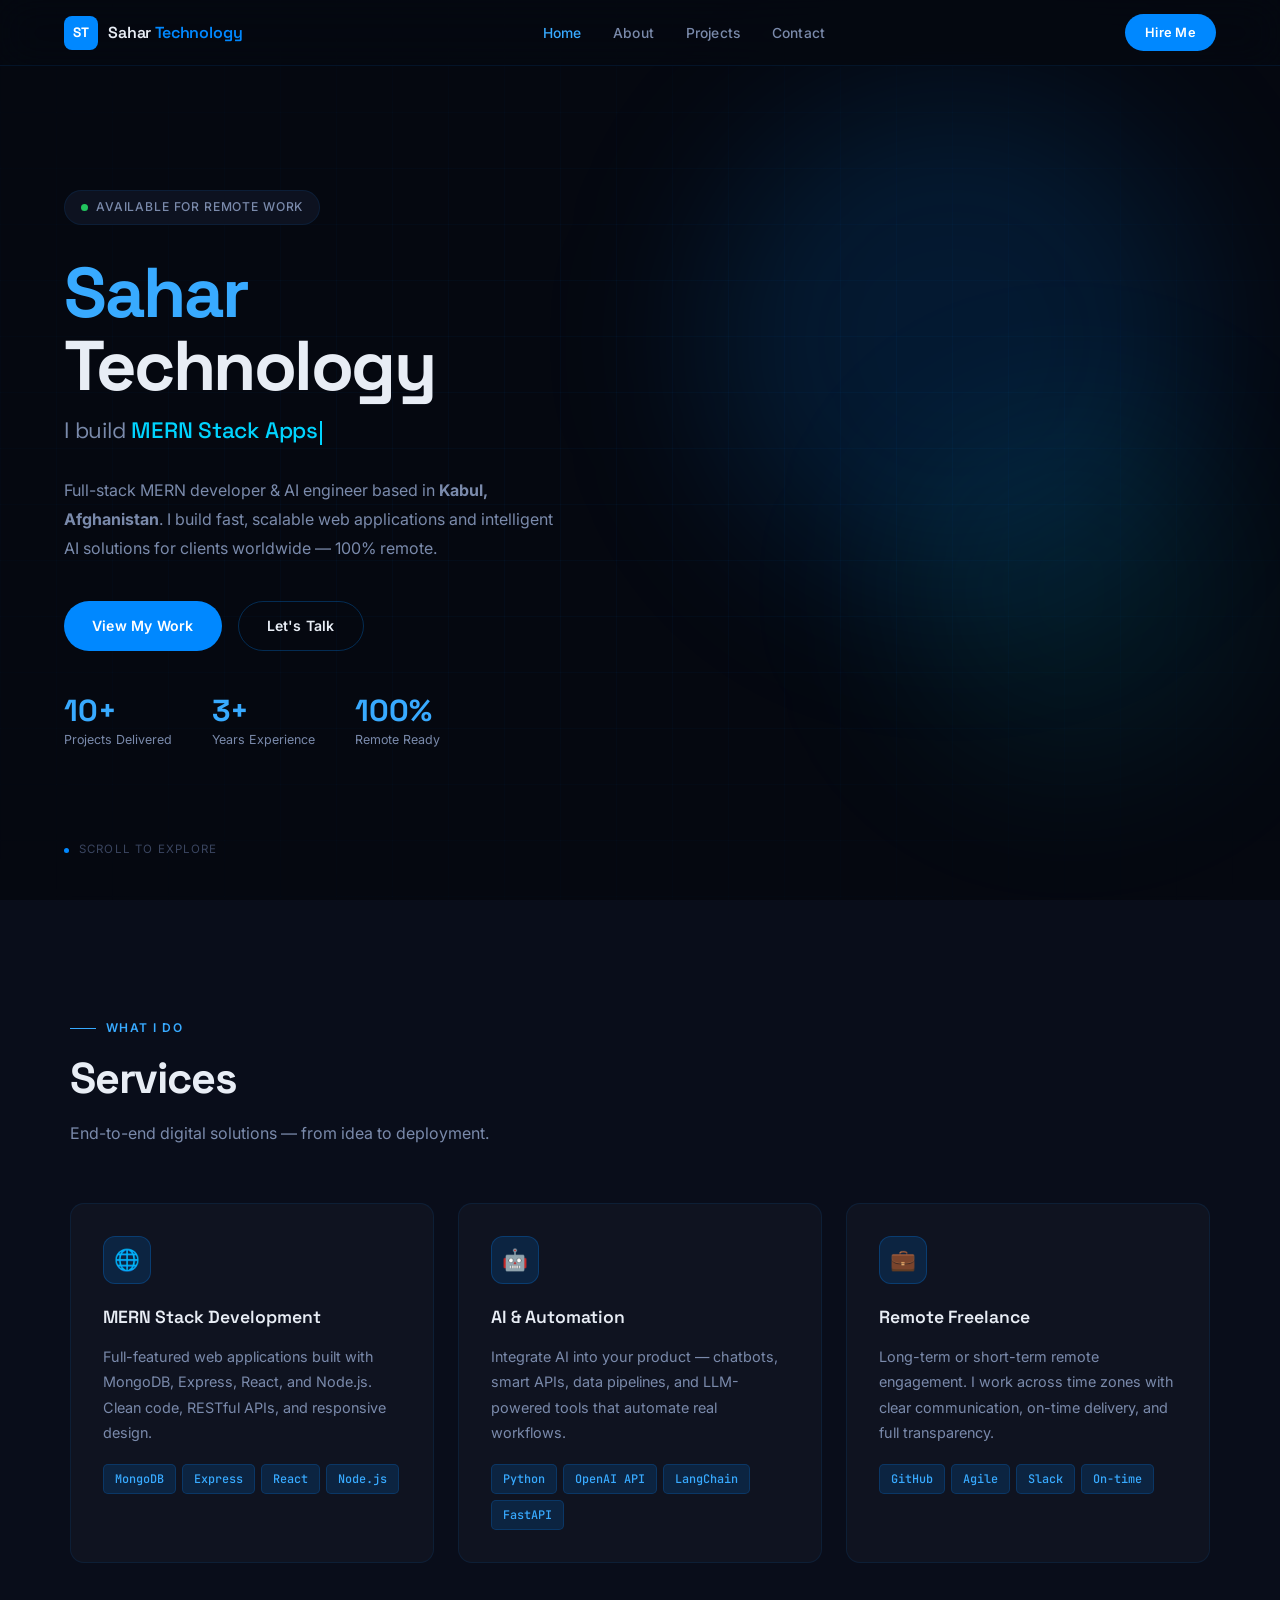
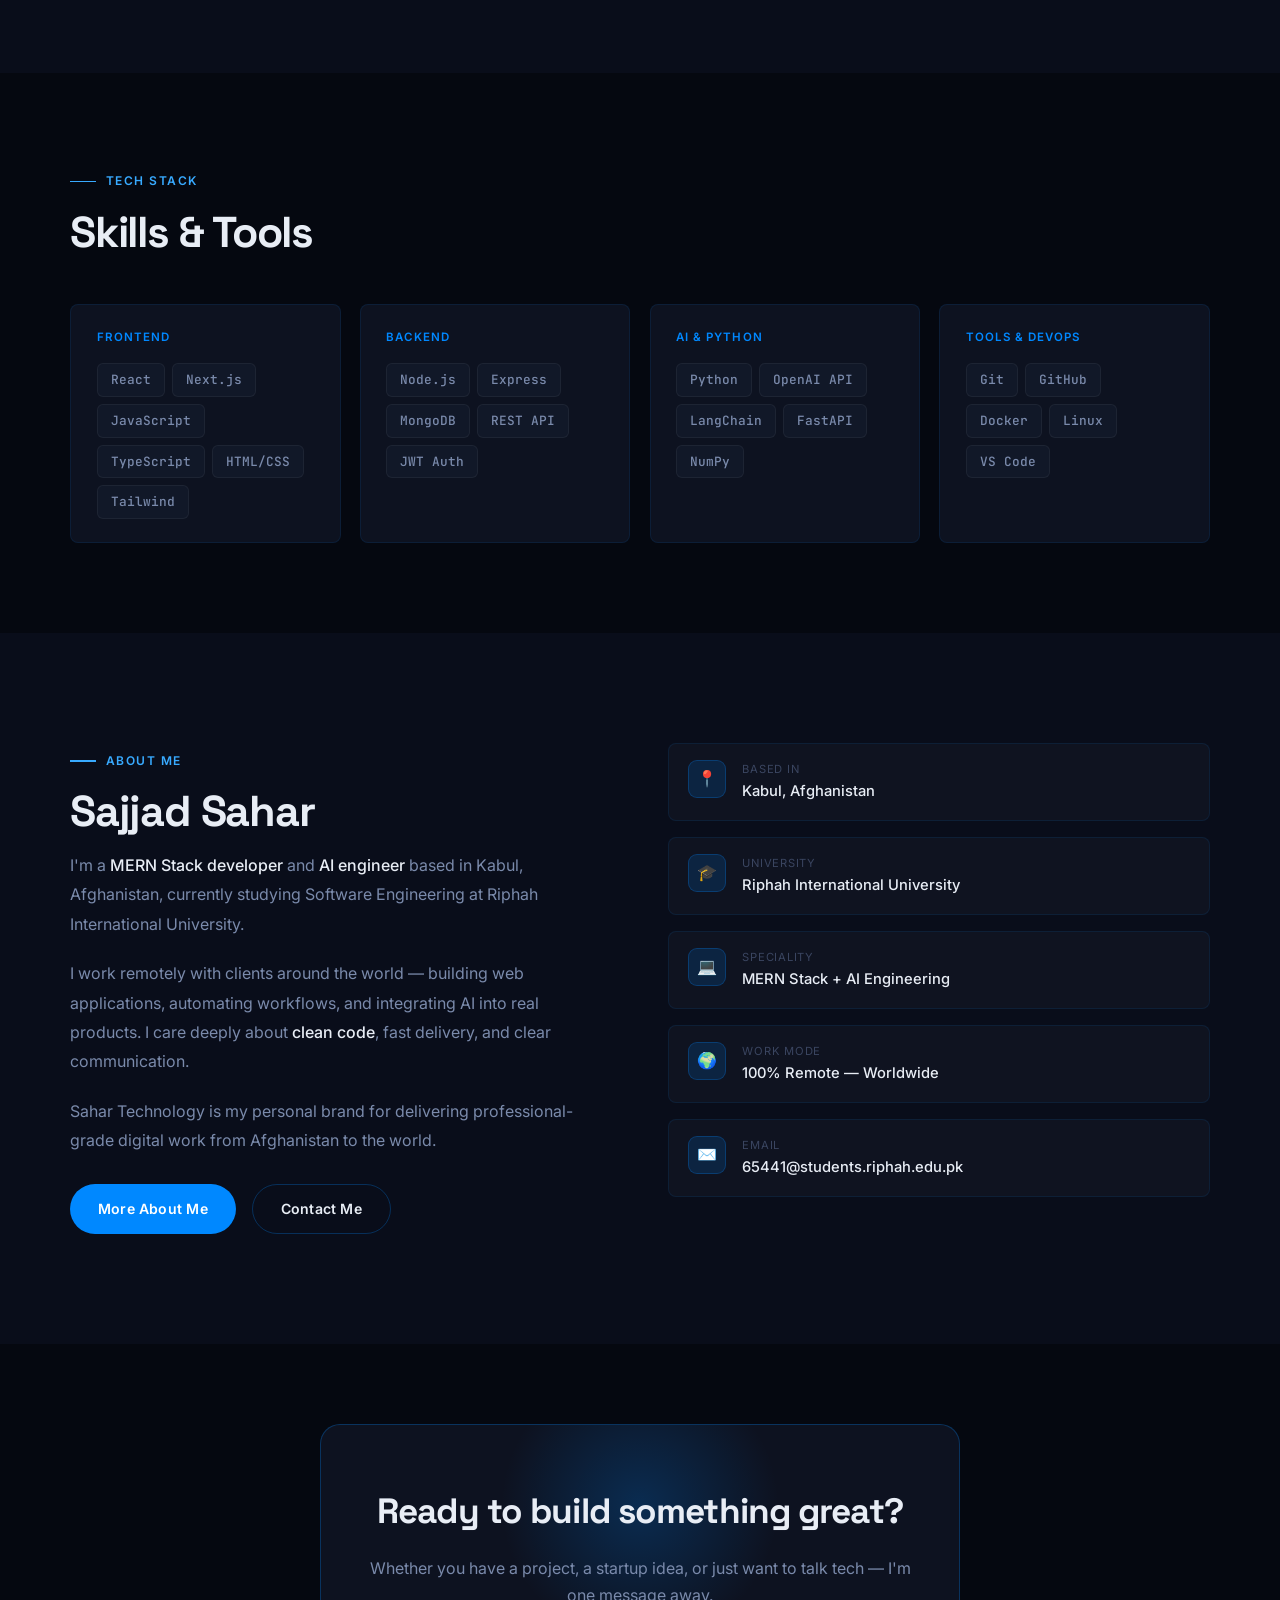
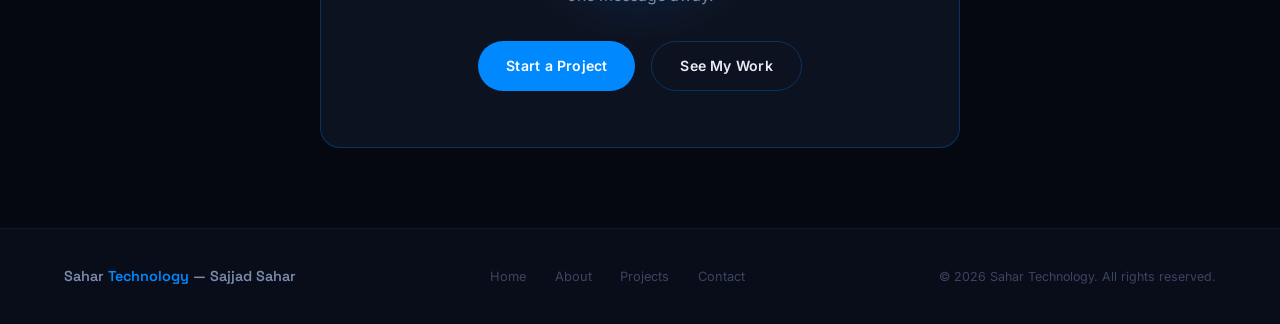
<file: index.html>
<!DOCTYPE html>
<html lang="en">
<head>
  <meta charset="UTF-8"/>
  <meta name="viewport" content="width=device-width, initial-scale=1.0"/>
  <meta name="description" content="Sahar Technology — MERN Stack & AI Developer. Remote freelancer based in Kabul, Afghanistan."/>
  <title>Sahar Technology — MERN Stack & AI Developer</title>
  <link rel="stylesheet" href="CSS/style.css"/>
  <style>
    /* ── HERO ── */
    #hero {
      min-height: 100vh;
      display: flex; align-items: center;
      padding: 120px 5vw 80px;
      position: relative; overflow: hidden;
    }
    .hero-inner { position: relative; z-index: 1; max-width: 680px; }
    .hero-badge {
      display: inline-flex; align-items: center; gap: 8px;
      border: 1px solid var(--border);
      background: var(--bg3); border-radius: var(--radius-pill);
      padding: 6px 16px; font-size: 0.76rem; color: var(--text-muted);
      letter-spacing: 0.07em; text-transform: uppercase;
      font-weight: 500; margin-bottom: 2rem;
    }
    .hero-badge .dot {
      width: 7px; height: 7px; background: #22c55e;
      border-radius: 50%; animation: pulse 2s infinite;
    }
    @keyframes pulse { 0%,100%{opacity:1} 50%{opacity:0.35} }
    .hero-headline {
      font-family: var(--font-display);
      font-size: clamp(2.6rem, 6.5vw, 4.4rem);
      font-weight: 700; letter-spacing: -0.035em;
      line-height: 1.05; margin-bottom: 0.5rem;
    }
    .hero-headline .name-blue { color: var(--blue-bright); }
    .hero-role {
      font-family: var(--font-display);
      font-size: clamp(1rem, 2.5vw, 1.4rem);
      font-weight: 400; color: var(--text-muted);
      margin-bottom: 1.6rem; letter-spacing: -0.01em;
    }
    .hero-role .typed-word { color: var(--cyan); font-weight: 500; }
    .cursor { display: inline-block; width: 2px; height: 1.1em; background: var(--cyan); vertical-align: text-bottom; animation: blink 0.9s step-end infinite; margin-left: 2px; }
    @keyframes blink { 0%,100%{opacity:1} 50%{opacity:0} }
    .hero-desc {
      color: var(--text-muted); max-width: 490px;
      margin-bottom: 2.4rem; font-size: 1rem; line-height: 1.8;
    }
    .hero-btns { display: flex; gap: 1rem; flex-wrap: wrap; }
    .hero-scroll-hint {
      position: absolute; bottom: 2.5rem; left: 5vw;
      display: flex; align-items: center; gap: 10px;
      color: var(--text-dim); font-size: 0.72rem;
      letter-spacing: 0.1em; text-transform: uppercase;
    }
    .scroll-dot {
      width: 5px; height: 5px; background: var(--blue);
      border-radius: 50%; animation: bobble 1.6s ease-in-out infinite;
    }
    @keyframes bobble { 0%,100%{transform:translateY(0)} 50%{transform:translateY(4px)} }
    .hero-stats {
      display: flex; gap: 2.5rem; margin-top: 2.8rem; flex-wrap: wrap;
    }
    .hero-stat-num {
      font-family: var(--font-display);
      font-size: 1.9rem; font-weight: 700;
      color: var(--blue-bright); line-height: 1;
    }
    .hero-stat-label { font-size: 0.78rem; color: var(--text-muted); margin-top: 3px; }

    /* ── SERVICES ── */
    #services { background: var(--bg2); }
    .services-grid {
      display: grid;
      grid-template-columns: repeat(auto-fit, minmax(290px, 1fr));
      gap: 1.5rem;
    }
    .service-card {
      background: var(--card);
      border: 1px solid var(--border);
      border-radius: var(--radius);
      padding: 2rem;
      transition: border-color 0.25s, background 0.25s, transform 0.25s;
      position: relative; overflow: hidden;
    }
    .service-card:hover {
      border-color: var(--border-hover);
      background: var(--card-hover);
      transform: translateY(-4px);
    }
    .service-card::before {
      content: ''; position: absolute;
      top: 0; left: 0; right: 0; height: 2px;
      background: linear-gradient(90deg, var(--blue), var(--cyan));
      opacity: 0; transition: opacity 0.25s;
    }
    .service-card:hover::before { opacity: 1; }
    .service-icon {
      width: 48px; height: 48px; border-radius: 12px;
      background: var(--blue-dim); border: 1px solid rgba(0,136,255,0.25);
      display: flex; align-items: center; justify-content: center;
      font-size: 1.3rem; margin-bottom: 1.2rem;
    }
    .service-title {
      font-family: var(--font-display);
      font-size: 1.1rem; font-weight: 600; margin-bottom: 0.7rem;
    }
    .service-desc { color: var(--text-muted); font-size: 0.9rem; line-height: 1.75; margin-bottom: 1.2rem; }
    .service-tags { display: flex; flex-wrap: wrap; gap: 6px; }

    /* ── SKILLS STRIP ── */
    #skills { background: var(--bg); padding-top: 90px; padding-bottom: 90px; }
    .skills-header { margin-bottom: 3rem; }
    .skills-blocks {
      display: grid;
      grid-template-columns: repeat(auto-fit, minmax(260px, 1fr));
      gap: 1.2rem;
    }
    .skill-block {
      background: var(--bg3);
      border: 1px solid var(--border);
      border-radius: var(--radius-sm);
      padding: 1.4rem 1.6rem;
    }
    .skill-block-title {
      font-size: 0.72rem; font-weight: 600;
      letter-spacing: 0.09em; text-transform: uppercase;
      color: var(--blue); margin-bottom: 1rem;
    }
    .skill-pills { display: flex; flex-wrap: wrap; gap: 7px; }
    .skill-pill {
      background: var(--bg4);
      border: 1px solid var(--border-subtle);
      color: var(--text-muted); font-size: 0.8rem;
      padding: 5px 13px; border-radius: 6px; font-weight: 500;
      font-family: var(--font-mono);
      transition: border-color 0.2s, color 0.2s;
    }
    .skill-pill:hover { border-color: var(--blue); color: var(--text); }

    /* ── ABOUT STRIP ── */
    #about { background: var(--bg2); }
    .about-text p { color: var(--text-muted); margin-bottom: 1.3rem; line-height: 1.82; }
    .about-text p strong { color: var(--text); font-weight: 500; }
    .about-right { display: flex; flex-direction: column; gap: 1rem; }
    .info-row {
      display: flex; align-items: flex-start; gap: 1rem;
      padding: 1rem 1.2rem; background: var(--card);
      border: 1px solid var(--border); border-radius: var(--radius-sm);
      transition: border-color 0.2s;
    }
    .info-row:hover { border-color: var(--border-hover); }
    .info-icon {
      width: 38px; height: 38px; border-radius: 9px;
      background: var(--blue-dim); border: 1px solid rgba(0,136,255,0.25);
      display: flex; align-items: center; justify-content: center;
      flex-shrink: 0; font-size: 1rem;
    }
    .info-label { font-size: 0.7rem; color: var(--text-dim); text-transform: uppercase; letter-spacing: 0.07em; }
    .info-value { font-size: 0.92rem; color: var(--text); font-weight: 500; }

    /* ── CTA BANNER ── */
    #cta {
      background: var(--bg);
      padding: 80px 5vw;
      text-align: center;
    }
    .cta-box {
      max-width: 640px; margin: 0 auto;
      background: var(--bg3);
      border: 1px solid var(--border-hover);
      border-radius: 20px;
      padding: 3.5rem 2.5rem;
      position: relative; overflow: hidden;
    }
    .cta-box::before {
      content: '';
      position: absolute; top: -60px; left: 50%; transform: translateX(-50%);
      width: 280px; height: 280px; border-radius: 50%;
      background: radial-gradient(circle, var(--blue-glow), transparent 70%);
      pointer-events: none;
    }
    .cta-box h2 {
      font-family: var(--font-display);
      font-size: clamp(1.6rem, 3.5vw, 2.2rem);
      font-weight: 700; letter-spacing: -0.025em;
      margin-bottom: 0.9rem; position: relative; z-index: 1;
    }
    .cta-box p {
      color: var(--text-muted); margin-bottom: 2rem;
      position: relative; z-index: 1;
    }
    .cta-btns { display: flex; gap: 1rem; justify-content: center; flex-wrap: wrap; position: relative; z-index: 1; }
  </style>
</head>
<body>

  <!-- NAV -->
  <nav>
    <a href="index.html" class="nav-brand">
      <div class="nav-brand-icon">ST</div>
      <span class="nav-brand-name">Sahar <span>Technology</span></span>
    </a>
    <ul class="nav-links">
      <li><a href="index.html" class="active">Home</a></li>
      <li><a href="pages/about.html">About</a></li>
      <li><a href="pages/projects.html">Projects</a></li>
      <li><a href="pages/contact.html">Contact</a></li>
    </ul>
    <a href="pages/contact.html" class="nav-hire">Hire Me</a>
    <button class="nav-mobile-toggle" aria-label="Toggle menu">☰</button>
  </nav>

  <!-- HERO -->
  <section id="hero">
    <div class="grid-bg"></div>
    <div class="glow-orb glow-blue" style="top:10%;left:55%;"></div>
    <div class="glow-orb glow-cyan" style="bottom:15%;left:70%;"></div>

    <div class="hero-inner">
      <div class="hero-badge">
        <span class="dot"></span>
        Available for remote work
      </div>
      <h1 class="hero-headline">
        <span class="name-blue">Sahar</span><br/>Technology
      </h1>
      <p class="hero-role">
        I build <span class="typed-word" id="typedWord">MERN Stack Apps</span><span class="cursor"></span>
      </p>
      <p class="hero-desc">
        Full-stack MERN developer & AI engineer based in <strong>Kabul, Afghanistan</strong>.
        I build fast, scalable web applications and intelligent AI solutions for clients worldwide — 100% remote.
      </p>
      <div class="hero-btns">
        <a href="pages/projects.html" class="btn btn-primary">View My Work</a>
        <a href="pages/contact.html" class="btn btn-outline">Let's Talk</a>
      </div>
      <div class="hero-stats">
        <div>
          <div class="hero-stat-num">10+</div>
          <div class="hero-stat-label">Projects Delivered</div>
        </div>
        <div>
          <div class="hero-stat-num">3+</div>
          <div class="hero-stat-label">Years Experience</div>
        </div>
        <div>
          <div class="hero-stat-num">100%</div>
          <div class="hero-stat-label">Remote Ready</div>
        </div>
      </div>
    </div>

    <div class="hero-scroll-hint">
      <span class="scroll-dot"></span> Scroll to explore
    </div>
  </section>

  <!-- SERVICES -->
  <section id="services">
    <div class="max-w">
      <span class="section-eyebrow">What I Do</span>
      <h2 class="section-title">Services</h2>
      <p class="section-sub">End-to-end digital solutions — from idea to deployment.</p>
      <div class="services-grid">
        <div class="service-card">
          <div class="service-icon">🌐</div>
          <div class="service-title">MERN Stack Development</div>
          <p class="service-desc">Full-featured web applications built with MongoDB, Express, React, and Node.js. Clean code, RESTful APIs, and responsive design.</p>
          <div class="service-tags">
            <span class="tech-tag">MongoDB</span>
            <span class="tech-tag">Express</span>
            <span class="tech-tag">React</span>
            <span class="tech-tag">Node.js</span>
          </div>
        </div>
        <div class="service-card">
          <div class="service-icon">🤖</div>
          <div class="service-title">AI & Automation</div>
          <p class="service-desc">Integrate AI into your product — chatbots, smart APIs, data pipelines, and LLM-powered tools that automate real workflows.</p>
          <div class="service-tags">
            <span class="tech-tag">Python</span>
            <span class="tech-tag">OpenAI API</span>
            <span class="tech-tag">LangChain</span>
            <span class="tech-tag">FastAPI</span>
          </div>
        </div>
        <div class="service-card">
          <div class="service-icon">💼</div>
          <div class="service-title">Remote Freelance</div>
          <p class="service-desc">Long-term or short-term remote engagement. I work across time zones with clear communication, on-time delivery, and full transparency.</p>
          <div class="service-tags">
            <span class="tech-tag">GitHub</span>
            <span class="tech-tag">Agile</span>
            <span class="tech-tag">Slack</span>
            <span class="tech-tag">On-time</span>
          </div>
        </div>
      </div>
    </div>
  </section>

  <!-- SKILLS -->
  <section id="skills">
    <div class="max-w">
      <div class="skills-header">
        <span class="section-eyebrow">Tech Stack</span>
        <h2 class="section-title">Skills & Tools</h2>
      </div>
      <div class="skills-blocks">
        <div class="skill-block">
          <div class="skill-block-title">Frontend</div>
          <div class="skill-pills">
            <span class="skill-pill">React</span>
            <span class="skill-pill">Next.js</span>
            <span class="skill-pill">JavaScript</span>
            <span class="skill-pill">TypeScript</span>
            <span class="skill-pill">HTML/CSS</span>
            <span class="skill-pill">Tailwind</span>
          </div>
        </div>
        <div class="skill-block">
          <div class="skill-block-title">Backend</div>
          <div class="skill-pills">
            <span class="skill-pill">Node.js</span>
            <span class="skill-pill">Express</span>
            <span class="skill-pill">MongoDB</span>
            <span class="skill-pill">REST API</span>
            <span class="skill-pill">JWT Auth</span>
          </div>
        </div>
        <div class="skill-block">
          <div class="skill-block-title">AI & Python</div>
          <div class="skill-pills">
            <span class="skill-pill">Python</span>
            <span class="skill-pill">OpenAI API</span>
            <span class="skill-pill">LangChain</span>
            <span class="skill-pill">FastAPI</span>
            <span class="skill-pill">NumPy</span>
          </div>
        </div>
        <div class="skill-block">
          <div class="skill-block-title">Tools & DevOps</div>
          <div class="skill-pills">
            <span class="skill-pill">Git</span>
            <span class="skill-pill">GitHub</span>
            <span class="skill-pill">Docker</span>
            <span class="skill-pill">Linux</span>
            <span class="skill-pill">VS Code</span>
          </div>
        </div>
      </div>
    </div>
  </section>

  <!-- ABOUT STRIP -->
  <section id="about">
    <div class="max-w two-col">
      <div class="about-text">
        <span class="section-eyebrow">About Me</span>
        <h2 class="section-title">Sajjad Sahar</h2>
        <p>I'm a <strong>MERN Stack developer</strong> and <strong>AI engineer</strong> based in Kabul, Afghanistan, currently studying Software Engineering at Riphah International University.</p>
        <p>I work remotely with clients around the world — building web applications, automating workflows, and integrating AI into real products. I care deeply about <strong>clean code</strong>, fast delivery, and clear communication.</p>
        <p>Sahar Technology is my personal brand for delivering professional-grade digital work from Afghanistan to the world.</p>
        <div style="display:flex;gap:1rem;margin-top:1.8rem;flex-wrap:wrap;">
          <a href="pages/about.html" class="btn btn-primary">More About Me</a>
          <a href="pages/contact.html" class="btn btn-outline">Contact Me</a>
        </div>
      </div>
      <div class="about-right">
        <div class="info-row"><div class="info-icon">📍</div><div><div class="info-label">Based In</div><div class="info-value">Kabul, Afghanistan</div></div></div>
        <div class="info-row"><div class="info-icon">🎓</div><div><div class="info-label">University</div><div class="info-value">Riphah International University</div></div></div>
        <div class="info-row"><div class="info-icon">💻</div><div><div class="info-label">Speciality</div><div class="info-value">MERN Stack + AI Engineering</div></div></div>
        <div class="info-row"><div class="info-icon">🌍</div><div><div class="info-label">Work Mode</div><div class="info-value">100% Remote — Worldwide</div></div></div>
        <div class="info-row"><div class="info-icon">✉️</div><div><div class="info-label">Email</div><div class="info-value">65441@students.riphah.edu.pk</div></div></div>
      </div>
    </div>
  </section>

  <!-- CTA BANNER -->
  <section id="cta">
    <div class="cta-box">
      <h2>Ready to build something great?</h2>
      <p>Whether you have a project, a startup idea, or just want to talk tech — I'm one message away.</p>
      <div class="cta-btns">
        <a href="pages/contact.html" class="btn btn-primary">Start a Project</a>
        <a href="pages/projects.html" class="btn btn-outline">See My Work</a>
      </div>
    </div>
  </section>

  <!-- FOOTER -->
  <footer>
    <div class="footer-inner">
      <div class="footer-brand">Sahar <span>Technology</span> — Sajjad Sahar</div>
      <div class="footer-links">
        <a href="index.html">Home</a>
        <a href="pages/about.html">About</a>
        <a href="pages/projects.html">Projects</a>
        <a href="pages/contact.html">Contact</a>
      </div>
      <div class="footer-copy">© 2026 Sahar Technology. All rights reserved.</div>
    </div>
  </footer>

  <script src="js/main.js"></script>
  <script>
    document.addEventListener('DOMContentLoaded', () => {
      initTyped(
        document.getElementById('typedWord'),
        ['MERN Stack Apps', 'AI Integrations', 'REST APIs', 'Remote Solutions', 'React Frontends'],
        85, 2000
      );
    });
  </script>
</body>
</html>
</file>
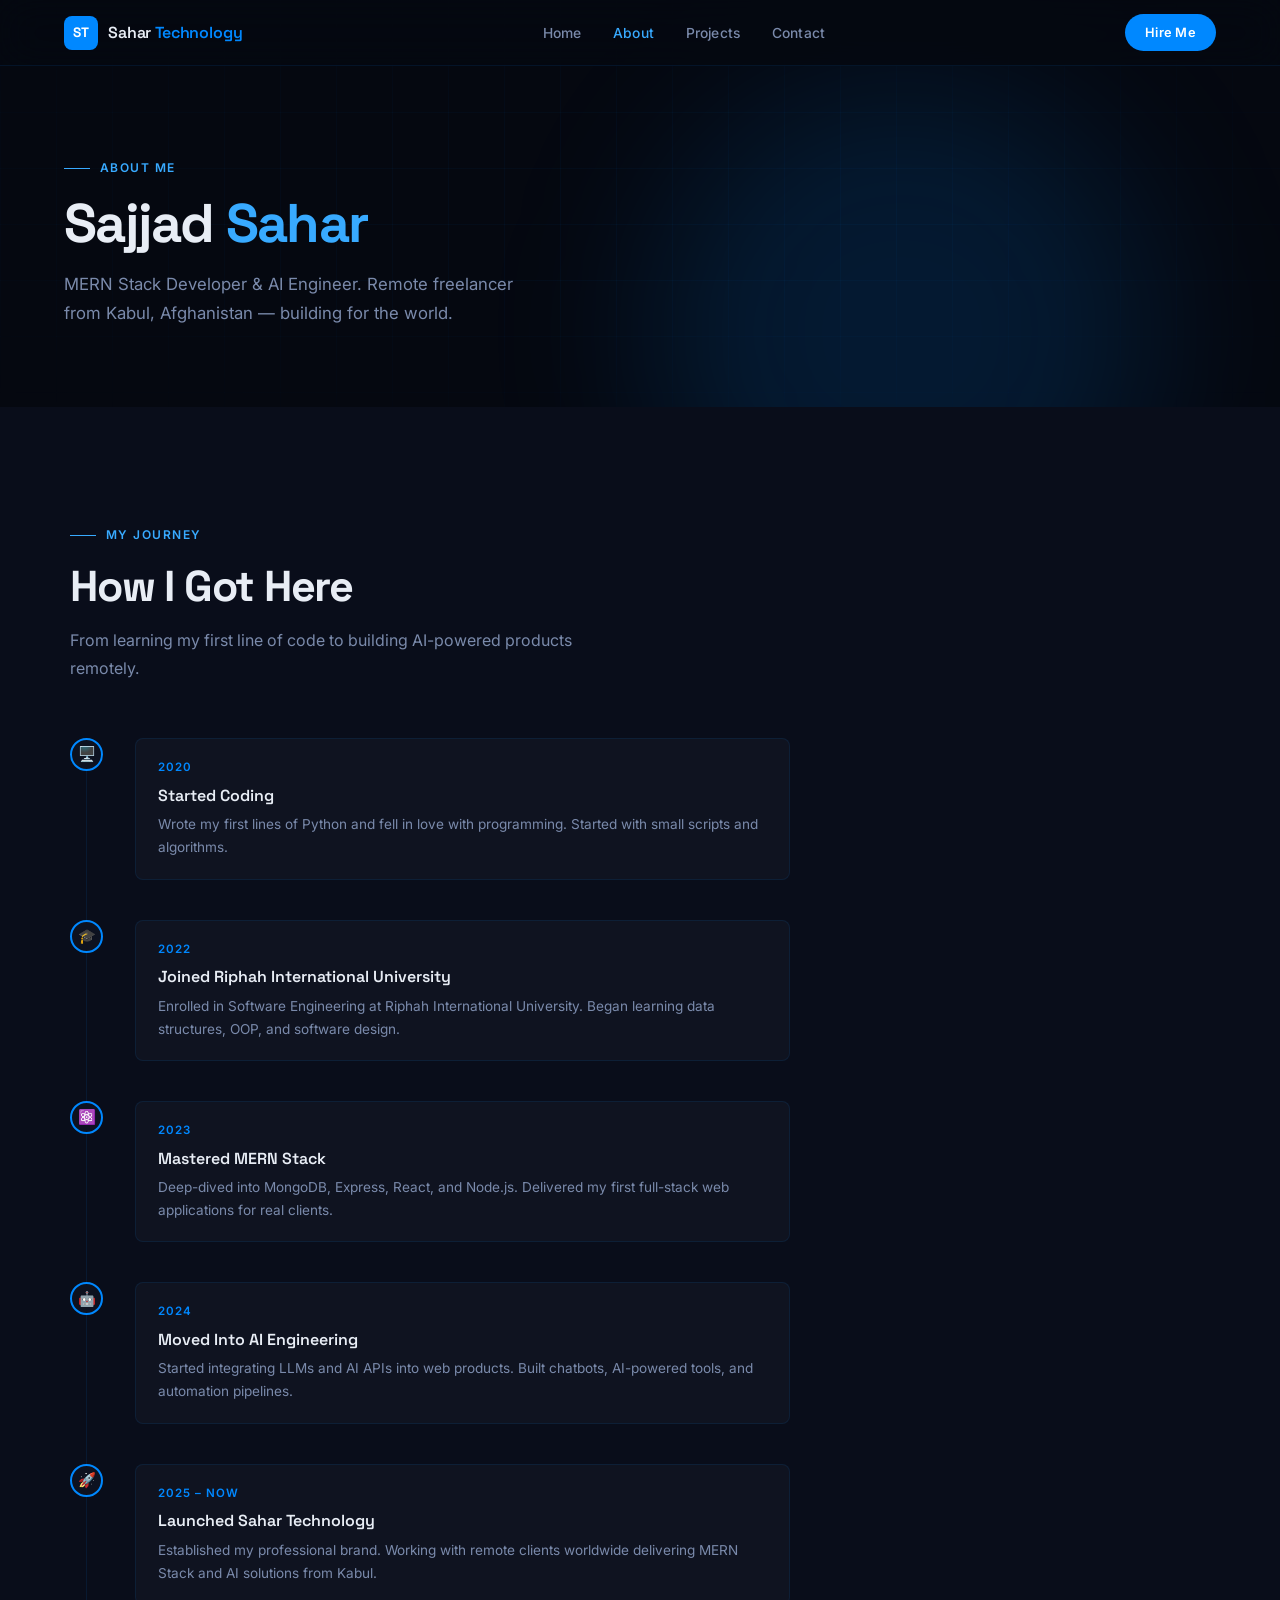
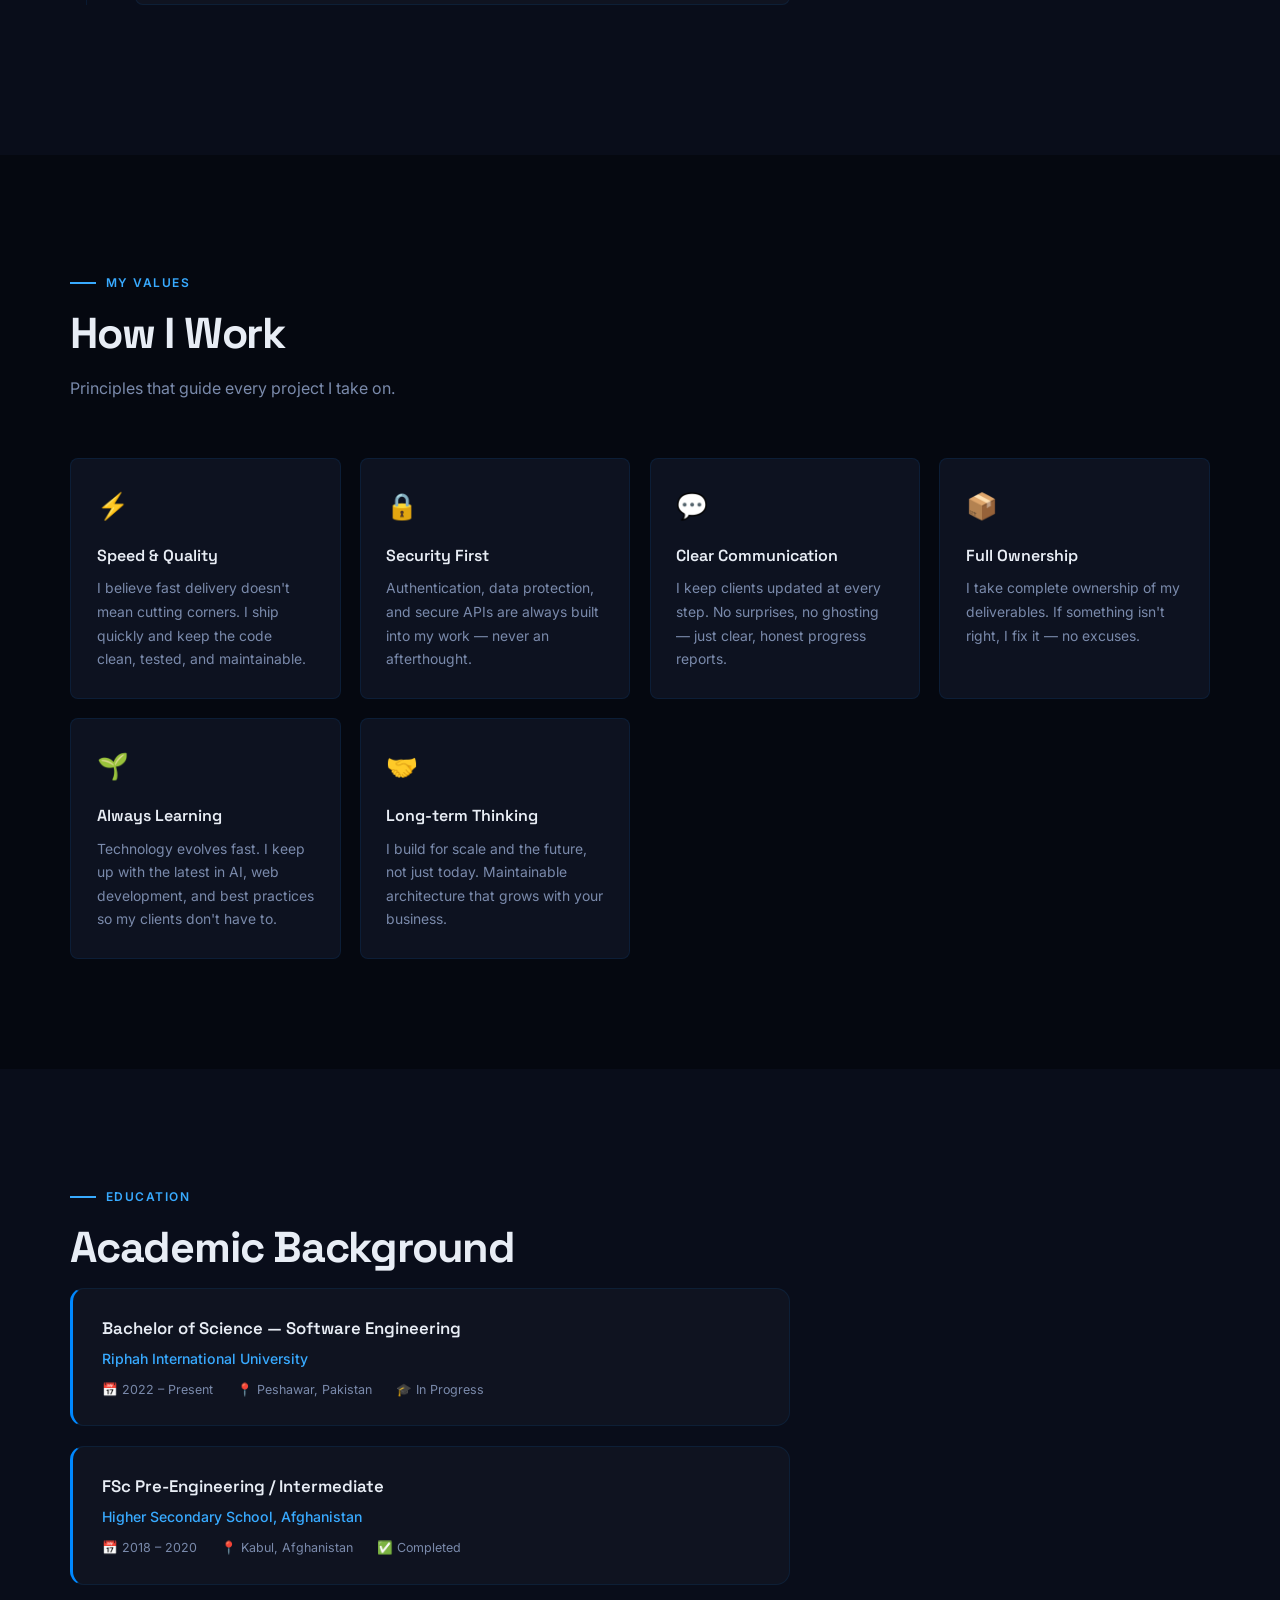
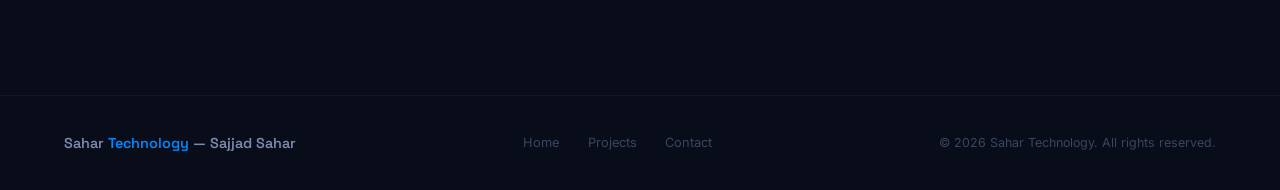
<file: pages/about.html>
<!DOCTYPE html>
<html lang="en">
<head>
  <meta charset="UTF-8"/>
  <meta name="viewport" content="width=device-width, initial-scale=1.0"/>
  <title>About — Sahar Technology</title>
  <link rel="stylesheet" href="../CSS/style.css"/>
  <style>
    #page-hero {
      padding: 150px 5vw 80px;
      position: relative; overflow: hidden;
    }
    .page-hero-inner { position: relative; z-index: 1; max-width: 600px; }
    .page-hero-inner h1 {
      font-family: var(--font-display);
      font-size: clamp(2.2rem, 5vw, 3.4rem);
      font-weight: 700; letter-spacing: -0.03em;
      line-height: 1.1; margin-bottom: 1rem;
    }
    .page-hero-inner h1 span { color: var(--blue-bright); }
    .page-hero-inner p { color: var(--text-muted); font-size: 1.05rem; max-width: 480px; }

    /* TIMELINE */
    #story { background: var(--bg2); }
    .timeline { position: relative; max-width: 720px; }
    .timeline::before {
      content: ''; position: absolute;
      left: 16px; top: 0; bottom: 0; width: 1px;
      background: var(--border); z-index: 0;
    }
    .tl-item {
      display: flex; gap: 2rem;
      margin-bottom: 2.5rem; position: relative; z-index: 1;
    }
    .tl-dot {
      width: 33px; height: 33px; flex-shrink: 0;
      border-radius: 50%; background: var(--bg3);
      border: 2px solid var(--blue);
      display: flex; align-items: center; justify-content: center;
      font-size: 0.9rem;
    }
    .tl-content {
      background: var(--card);
      border: 1px solid var(--border);
      border-radius: var(--radius-sm);
      padding: 1.2rem 1.4rem; flex: 1;
      transition: border-color 0.2s;
    }
    .tl-content:hover { border-color: var(--border-hover); }
    .tl-year { font-size: 0.72rem; color: var(--blue); font-weight: 600; letter-spacing: 0.08em; margin-bottom: 4px; text-transform: uppercase; }
    .tl-title { font-family: var(--font-display); font-size: 1rem; font-weight: 600; margin-bottom: 4px; }
    .tl-sub { font-size: 0.85rem; color: var(--text-muted); }

    /* VALUES */
    #values { background: var(--bg); }
    .values-grid {
      display: grid;
      grid-template-columns: repeat(auto-fit, minmax(250px, 1fr));
      gap: 1.2rem;
    }
    .value-card {
      background: var(--bg3);
      border: 1px solid var(--border);
      border-radius: var(--radius-sm);
      padding: 1.6rem;
      transition: border-color 0.2s, transform 0.2s;
    }
    .value-card:hover { border-color: var(--border-hover); transform: translateY(-3px); }
    .value-icon { font-size: 1.6rem; margin-bottom: 0.9rem; }
    .value-title { font-family: var(--font-display); font-size: 1rem; font-weight: 600; margin-bottom: 0.5rem; }
    .value-desc { font-size: 0.87rem; color: var(--text-muted); line-height: 1.7; }

    /* EDUCATION */
    #education { background: var(--bg2); }
    .edu-list { max-width: 720px; display: flex; flex-direction: column; gap: 1.2rem; }
    .edu-card {
      background: var(--card);
      border: 1px solid var(--border);
      border-radius: var(--radius);
      padding: 1.6rem 1.8rem;
      border-left: 3px solid var(--blue);
      transition: background 0.2s, border-color 0.2s;
    }
    .edu-card:hover { background: var(--card-hover); border-color: var(--border-hover); }
    .edu-degree { font-family: var(--font-display); font-size: 1.05rem; font-weight: 600; margin-bottom: 4px; }
    .edu-school { color: var(--blue-bright); font-size: 0.88rem; font-weight: 500; margin-bottom: 8px; }
    .edu-meta { display: flex; gap: 1.5rem; flex-wrap: wrap; }
    .edu-meta span { font-size: 0.78rem; color: var(--text-muted); }
  </style>
</head>
<body>

  <nav>
    <a href="../index.html" class="nav-brand">
      <div class="nav-brand-icon">ST</div>
      <span class="nav-brand-name">Sahar <span>Technology</span></span>
    </a>
    <ul class="nav-links">
      <li><a href="../index.html">Home</a></li>
      <li><a href="about.html" class="active">About</a></li>
      <li><a href="projects.html">Projects</a></li>
      <li><a href="contact.html">Contact</a></li>
    </ul>
    <a href="contact.html" class="nav-hire">Hire Me</a>
    <button class="nav-mobile-toggle" aria-label="Toggle menu">☰</button>
  </nav>

  <!-- PAGE HERO -->
  <section id="page-hero">
    <div class="grid-bg"></div>
    <div class="glow-orb glow-blue" style="top:20%;right:10%;"></div>
    <div class="page-hero-inner">
      <span class="section-eyebrow">About Me</span>
      <h1>Sajjad <span>Sahar</span></h1>
      <p>MERN Stack Developer & AI Engineer. Remote freelancer from Kabul, Afghanistan — building for the world.</p>
    </div>
  </section>

  <!-- STORY TIMELINE -->
  <section id="story">
    <div class="max-w">
      <span class="section-eyebrow">My Journey</span>
      <h2 class="section-title">How I Got Here</h2>
      <p class="section-sub">From learning my first line of code to building AI-powered products remotely.</p>
      <div class="timeline">
        <div class="tl-item">
          <div class="tl-dot">🖥️</div>
          <div class="tl-content">
            <div class="tl-year">2020</div>
            <div class="tl-title">Started Coding</div>
            <div class="tl-sub">Wrote my first lines of Python and fell in love with programming. Started with small scripts and algorithms.</div>
          </div>
        </div>
        <div class="tl-item">
          <div class="tl-dot">🎓</div>
          <div class="tl-content">
            <div class="tl-year">2022</div>
            <div class="tl-title">Joined Riphah International University</div>
            <div class="tl-sub">Enrolled in Software Engineering at Riphah International University. Began learning data structures, OOP, and software design.</div>
          </div>
        </div>
        <div class="tl-item">
          <div class="tl-dot">⚛️</div>
          <div class="tl-content">
            <div class="tl-year">2023</div>
            <div class="tl-title">Mastered MERN Stack</div>
            <div class="tl-sub">Deep-dived into MongoDB, Express, React, and Node.js. Delivered my first full-stack web applications for real clients.</div>
          </div>
        </div>
        <div class="tl-item">
          <div class="tl-dot">🤖</div>
          <div class="tl-content">
            <div class="tl-year">2024</div>
            <div class="tl-title">Moved Into AI Engineering</div>
            <div class="tl-sub">Started integrating LLMs and AI APIs into web products. Built chatbots, AI-powered tools, and automation pipelines.</div>
          </div>
        </div>
        <div class="tl-item">
          <div class="tl-dot">🚀</div>
          <div class="tl-content">
            <div class="tl-year">2025 – Now</div>
            <div class="tl-title">Launched Sahar Technology</div>
            <div class="tl-sub">Established my professional brand. Working with remote clients worldwide delivering MERN Stack and AI solutions from Kabul.</div>
          </div>
        </div>
      </div>
    </div>
  </section>

  <!-- VALUES -->
  <section id="values">
    <div class="max-w">
      <span class="section-eyebrow">My Values</span>
      <h2 class="section-title">How I Work</h2>
      <p class="section-sub">Principles that guide every project I take on.</p>
      <div class="values-grid">
        <div class="value-card">
          <div class="value-icon">⚡</div>
          <div class="value-title">Speed & Quality</div>
          <div class="value-desc">I believe fast delivery doesn't mean cutting corners. I ship quickly and keep the code clean, tested, and maintainable.</div>
        </div>
        <div class="value-card">
          <div class="value-icon">🔒</div>
          <div class="value-title">Security First</div>
          <div class="value-desc">Authentication, data protection, and secure APIs are always built into my work — never an afterthought.</div>
        </div>
        <div class="value-card">
          <div class="value-icon">💬</div>
          <div class="value-title">Clear Communication</div>
          <div class="value-desc">I keep clients updated at every step. No surprises, no ghosting — just clear, honest progress reports.</div>
        </div>
        <div class="value-card">
          <div class="value-icon">📦</div>
          <div class="value-title">Full Ownership</div>
          <div class="value-desc">I take complete ownership of my deliverables. If something isn't right, I fix it — no excuses.</div>
        </div>
        <div class="value-card">
          <div class="value-icon">🌱</div>
          <div class="value-title">Always Learning</div>
          <div class="value-desc">Technology evolves fast. I keep up with the latest in AI, web development, and best practices so my clients don't have to.</div>
        </div>
        <div class="value-card">
          <div class="value-icon">🤝</div>
          <div class="value-title">Long-term Thinking</div>
          <div class="value-desc">I build for scale and the future, not just today. Maintainable architecture that grows with your business.</div>
        </div>
      </div>
    </div>
  </section>

  <!-- EDUCATION -->
  <section id="education">
    <div class="max-w">
      <span class="section-eyebrow">Education</span>
      <h2 class="section-title">Academic Background</h2>
      <div class="edu-list">
        <div class="edu-card">
          <div class="edu-degree">Bachelor of Science — Software Engineering</div>
          <div class="edu-school">Riphah International University</div>
          <div class="edu-meta">
            <span>📅 2022 – Present</span>
            <span>📍 Peshawar, Pakistan</span>
            <span>🎓 In Progress</span>
          </div>
        </div>
        <div class="edu-card">
          <div class="edu-degree">FSc Pre-Engineering / Intermediate</div>
          <div class="edu-school">Higher Secondary School, Afghanistan</div>
          <div class="edu-meta">
            <span>📅 2018 – 2020</span>
            <span>📍 Kabul, Afghanistan</span>
            <span>✅ Completed</span>
          </div>
        </div>
      </div>
    </div>
  </section>

  <footer>
    <div class="footer-inner">
      <div class="footer-brand">Sahar <span>Technology</span> — Sajjad Sahar</div>
      <div class="footer-links">
        <a href="../index.html">Home</a>
        <a href="projects.html">Projects</a>
        <a href="contact.html">Contact</a>
      </div>
      <div class="footer-copy">© 2026 Sahar Technology. All rights reserved.</div>
    </div>
  </footer>

  <script src="../js/main.js"></script>
</body>
</html>
</file>
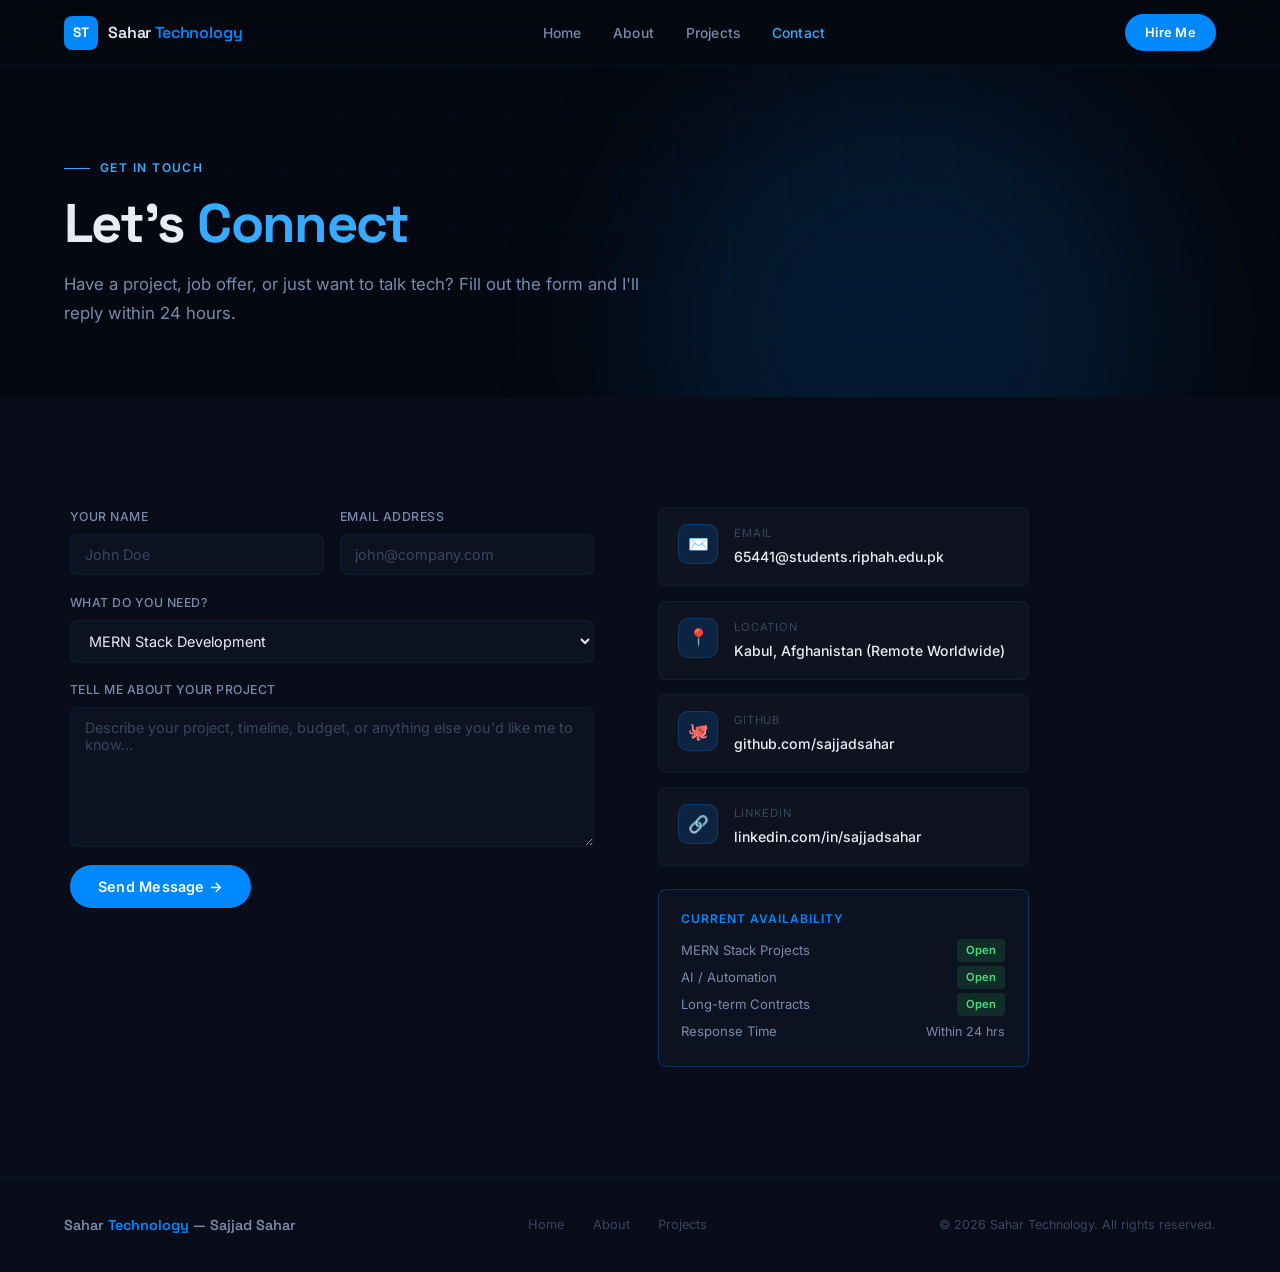
<file: pages/contact.html>
<!DOCTYPE html>
<html lang="en">
<head>
  <meta charset="UTF-8"/>
  <meta name="viewport" content="width=device-width, initial-scale=1.0"/>
  <title>Contact — Sahar Technology</title>
  <link rel="stylesheet" href="../CSS/style.css"/>
  <style>
    #page-hero {
      padding: 150px 5vw 70px;
      position: relative; overflow: hidden;
    }
    .page-hero-inner { position: relative; z-index: 1; max-width: 600px; }
    .page-hero-inner h1 {
      font-family: var(--font-display);
      font-size: clamp(2.2rem, 5vw, 3.4rem);
      font-weight: 700; letter-spacing: -0.03em;
      line-height: 1.1; margin-bottom: 1rem;
    }
    .page-hero-inner h1 span { color: var(--blue-bright); }
    .page-hero-inner p { color: var(--text-muted); font-size: 1.05rem; }

    /* CONTACT LAYOUT */
    #contact-main { background: var(--bg2); }
    .contact-wrap {
      display: grid;
      grid-template-columns: 1.1fr 0.9fr;
      gap: 4rem; max-width: 1000px;
      align-items: start;
    }

    /* FORM */
    .contact-form { display: flex; flex-direction: column; gap: 1.1rem; }
    .form-row { display: grid; grid-template-columns: 1fr 1fr; gap: 1rem; }
    .form-group { display: flex; flex-direction: column; gap: 6px; }
    .form-label { font-size: 0.77rem; font-weight: 500; color: var(--text-muted); letter-spacing: 0.04em; text-transform: uppercase; }
    .form-input, .form-textarea, .form-select {
      background: var(--bg3);
      border: 1px solid var(--border);
      border-radius: var(--radius-sm);
      color: var(--text); font-family: var(--font-body);
      font-size: 0.9rem; padding: 11px 14px;
      transition: border-color 0.2s, box-shadow 0.2s;
      outline: none;
    }
    .form-input:focus, .form-textarea:focus, .form-select:focus {
      border-color: var(--blue);
      box-shadow: 0 0 0 3px var(--blue-glow);
    }
    .form-input::placeholder, .form-textarea::placeholder { color: var(--text-dim); }
    .form-select option { background: var(--bg3); }
    .form-textarea { min-height: 140px; resize: vertical; }
    .btn-submit {
      background: var(--blue); color: #fff;
      border: none; cursor: pointer;
      padding: 13px 28px; border-radius: var(--radius-pill);
      font-weight: 600; font-size: 0.9rem;
      font-family: var(--font-body);
      transition: opacity 0.2s, transform 0.2s;
      letter-spacing: 0.015em; align-self: flex-start;
    }
    .btn-submit:hover { opacity: 0.85; transform: translateY(-1px); }

    /* CONTACT SIDEBAR */
    .contact-sidebar { display: flex; flex-direction: column; gap: 0.9rem; }
    .contact-item {
      display: flex; align-items: flex-start; gap: 1rem;
      padding: 1rem 1.2rem;
      background: var(--card); border: 1px solid var(--border);
      border-radius: var(--radius-sm); text-decoration: none;
      transition: border-color 0.2s;
    }
    .contact-item:hover { border-color: var(--border-hover); }
    .c-icon {
      width: 40px; height: 40px; flex-shrink: 0;
      border-radius: 10px; background: var(--blue-dim);
      border: 1px solid rgba(0,136,255,0.22);
      display: flex; align-items: center; justify-content: center;
      font-size: 1.05rem;
    }
    .c-label { font-size: 0.7rem; color: var(--text-dim); text-transform: uppercase; letter-spacing: 0.07em; margin-bottom: 2px; }
    .c-value { font-size: 0.88rem; color: var(--text); font-weight: 500; word-break: break-all; }

    .availability-box {
      background: var(--bg3);
      border: 1px solid var(--border-hover);
      border-radius: var(--radius-sm);
      padding: 1.2rem 1.4rem; margin-top: 0.5rem;
    }
    .avail-title {
      font-size: 0.75rem; font-weight: 600;
      text-transform: uppercase; letter-spacing: 0.08em;
      color: var(--blue); margin-bottom: 0.6rem;
    }
    .avail-row { display: flex; justify-content: space-between; align-items: center; font-size: 0.82rem; margin-bottom: 4px; }
    .avail-row span:first-child { color: var(--text-muted); }
    .avail-badge {
      font-size: 0.7rem; padding: 2px 9px; border-radius: 4px; font-weight: 600;
    }
    .avail-open { background: rgba(34,197,94,0.15); color: #4ade80; }
    .avail-busy { background: rgba(251,191,36,0.12); color: #fbbf24; }

    @media (max-width: 768px) {
      .contact-wrap { grid-template-columns: 1fr; gap: 2.5rem; }
      .form-row { grid-template-columns: 1fr; }
    }
  </style>
</head>
<body>

  <nav>
    <a href="../index.html" class="nav-brand">
      <div class="nav-brand-icon">ST</div>
      <span class="nav-brand-name">Sahar <span>Technology</span></span>
    </a>
    <ul class="nav-links">
      <li><a href="../index.html">Home</a></li>
      <li><a href="about.html">About</a></li>
      <li><a href="projects.html">Projects</a></li>
      <li><a href="contact.html" class="active">Contact</a></li>
    </ul>
    <a href="contact.html" class="nav-hire">Hire Me</a>
    <button class="nav-mobile-toggle" aria-label="Toggle menu">☰</button>
  </nav>

  <!-- PAGE HERO -->
  <section id="page-hero">
    <div class="grid-bg"></div>
    <div class="glow-orb glow-blue" style="top:20%;right:10%;"></div>
    <div class="page-hero-inner">
      <span class="section-eyebrow">Get In Touch</span>
      <h1>Let's <span>Connect</span></h1>
      <p>Have a project, job offer, or just want to talk tech? Fill out the form and I'll reply within 24 hours.</p>
    </div>
  </section>

  <!-- CONTACT MAIN -->
  <section id="contact-main">
    <div class="max-w">
      <div class="contact-wrap">

        <!-- FORM -->
        <form class="contact-form" id="contactForm">
          <div class="form-row">
            <div class="form-group">
              <label class="form-label">Your Name</label>
              <input class="form-input" type="text" name="name" placeholder="John Doe" required/>
            </div>
            <div class="form-group">
              <label class="form-label">Email Address</label>
              <input class="form-input" type="email" name="email" placeholder="john@company.com" required/>
            </div>
          </div>
          <div class="form-group">
            <label class="form-label">What do you need?</label>
            <select class="form-select" name="subject">
              <option value="MERN Stack Development — Project Inquiry">MERN Stack Development</option>
              <option value="AI / Automation — Project Inquiry">AI & Automation</option>
              <option value="Remote Freelance Engagement — Project Inquiry">Remote Freelance Work</option>
              <option value="General Inquiry">General Question</option>
              <option value="Job / Internship Opportunity">Job / Internship Opportunity</option>
            </select>
          </div>
          <div class="form-group">
            <label class="form-label">Tell me about your project</label>
            <textarea class="form-textarea" name="message" placeholder="Describe your project, timeline, budget, or anything else you'd like me to know..." required></textarea>
          </div>
          <button type="submit" class="btn-submit">Send Message →</button>
        </form>

        <!-- SIDEBAR -->
        <div class="contact-sidebar">
          <a href="mailto:65441@students.riphah.edu.pk" class="contact-item">
            <div class="c-icon">✉️</div>
            <div><div class="c-label">Email</div><div class="c-value">65441@students.riphah.edu.pk</div></div>
          </a>
          <div class="contact-item">
            <div class="c-icon">📍</div>
            <div><div class="c-label">Location</div><div class="c-value">Kabul, Afghanistan (Remote Worldwide)</div></div>
          </div>
          <a href="https://github.com/sajjadsahar" target="_blank" class="contact-item">
            <div class="c-icon">🐙</div>
            <div><div class="c-label">GitHub</div><div class="c-value">github.com/sajjadsahar</div></div>
          </a>
          <a href="https://linkedin.com/in/sajjadsahar" target="_blank" class="contact-item">
            <div class="c-icon">🔗</div>
            <div><div class="c-label">LinkedIn</div><div class="c-value">linkedin.com/in/sajjadsahar</div></div>
          </a>

          <div class="availability-box">
            <div class="avail-title">Current Availability</div>
            <div class="avail-row">
              <span>MERN Stack Projects</span>
              <span class="avail-badge avail-open">Open</span>
            </div>
            <div class="avail-row">
              <span>AI / Automation</span>
              <span class="avail-badge avail-open">Open</span>
            </div>
            <div class="avail-row">
              <span>Long-term Contracts</span>
              <span class="avail-badge avail-open">Open</span>
            </div>
            <div class="avail-row">
              <span>Response Time</span>
              <span style="font-size:0.78rem;color:var(--text-muted);">Within 24 hrs</span>
            </div>
          </div>
        </div>

      </div>
    </div>
  </section>

  <footer>
    <div class="footer-inner">
      <div class="footer-brand">Sahar <span>Technology</span> — Sajjad Sahar</div>
      <div class="footer-links">
        <a href="../index.html">Home</a>
        <a href="about.html">About</a>
        <a href="projects.html">Projects</a>
      </div>
      <div class="footer-copy">© 2026 Sahar Technology. All rights reserved.</div>
    </div>
  </footer>

  <script src="../js/main.js"></script>
</body>
</html>
</file>
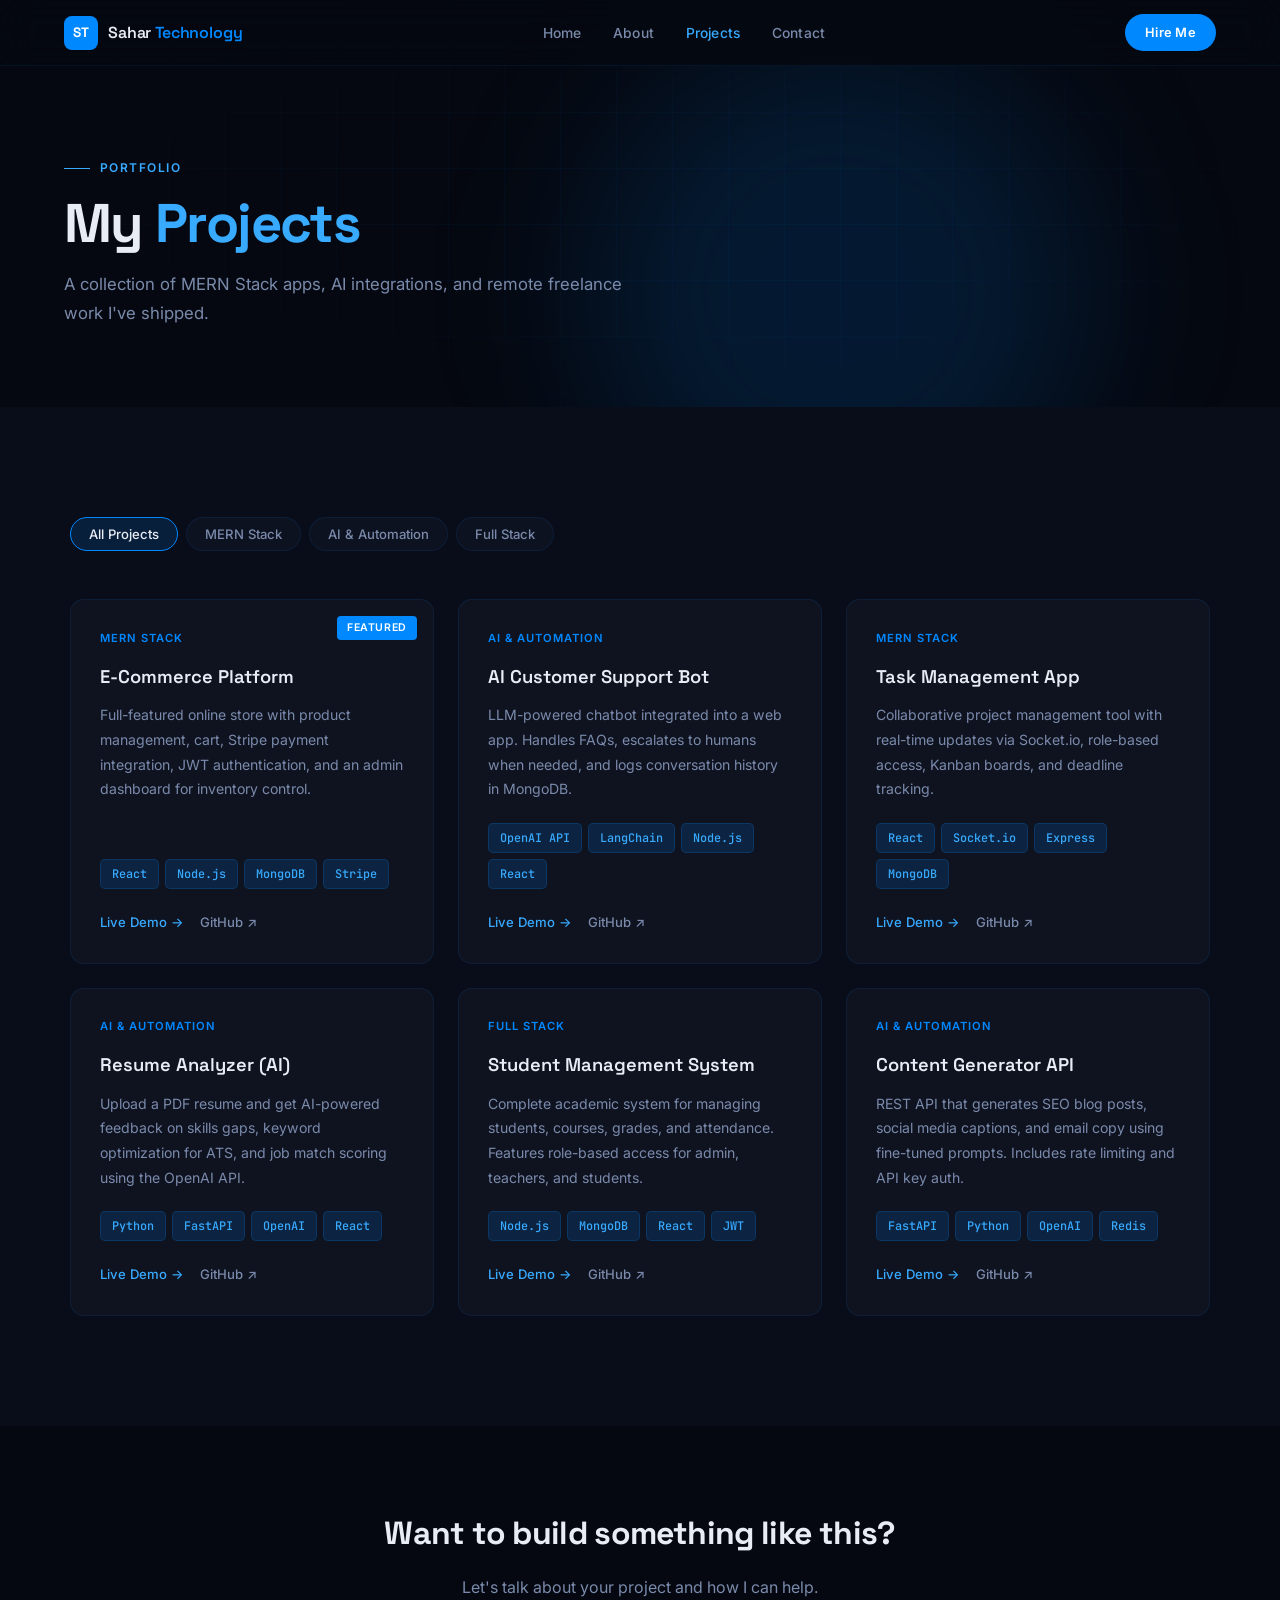
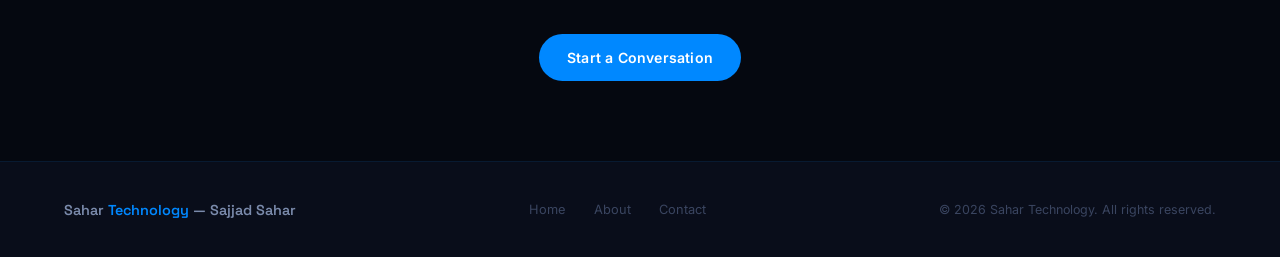
<file: pages/projects.html>
<!DOCTYPE html>
<html lang="en">
<head>
  <meta charset="UTF-8"/>
  <meta name="viewport" content="width=device-width, initial-scale=1.0"/>
  <title>Projects — Sahar Technology</title>
  <link rel="stylesheet" href="../CSS/style.css"/>
  <style>
    #page-hero {
      padding: 150px 5vw 80px;
      position: relative; overflow: hidden;
    }
    .page-hero-inner { position: relative; z-index: 1; max-width: 600px; }
    .page-hero-inner h1 {
      font-family: var(--font-display);
      font-size: clamp(2.2rem, 5vw, 3.4rem);
      font-weight: 700; letter-spacing: -0.03em;
      line-height: 1.1; margin-bottom: 1rem;
    }
    .page-hero-inner h1 span { color: var(--blue-bright); }
    .page-hero-inner p { color: var(--text-muted); font-size: 1.05rem; }

    /* FILTER TABS */
    .filter-tabs {
      display: flex; gap: 8px; flex-wrap: wrap; margin-bottom: 3rem;
    }
    .filter-btn {
      background: var(--bg3); border: 1px solid var(--border);
      color: var(--text-muted); padding: 8px 18px;
      border-radius: var(--radius-pill); font-size: 0.82rem;
      font-weight: 500; cursor: pointer; transition: all 0.2s;
      font-family: var(--font-body);
    }
    .filter-btn:hover, .filter-btn.active {
      background: var(--blue-dim);
      border-color: var(--blue);
      color: var(--text);
    }

    /* PROJECT GRID */
    #projects-section { background: var(--bg2); }
    .projects-grid {
      display: grid;
      grid-template-columns: repeat(auto-fill, minmax(330px, 1fr));
      gap: 1.5rem;
    }
    .proj-card {
      background: var(--card);
      border: 1px solid var(--border);
      border-radius: var(--radius);
      padding: 1.8rem;
      transition: border-color 0.25s, background 0.25s, transform 0.25s;
      position: relative; overflow: hidden;
      display: flex; flex-direction: column;
    }
    .proj-card:hover {
      border-color: var(--border-hover);
      background: var(--card-hover);
      transform: translateY(-4px);
    }
    .proj-card::before {
      content: ''; position: absolute;
      top: 0; left: 0; right: 0; height: 2px;
      background: linear-gradient(90deg, var(--blue), var(--cyan));
      opacity: 0; transition: opacity 0.25s;
    }
    .proj-card:hover::before { opacity: 1; }
    .proj-category {
      font-size: 0.7rem; font-weight: 600;
      letter-spacing: 0.09em; text-transform: uppercase;
      color: var(--blue); margin-bottom: 0.8rem;
    }
    .proj-title {
      font-family: var(--font-display);
      font-size: 1.15rem; font-weight: 600; margin-bottom: 0.7rem;
    }
    .proj-desc {
      color: var(--text-muted); font-size: 0.88rem;
      line-height: 1.75; margin-bottom: 1.3rem; flex: 1;
    }
    .proj-tags { display: flex; flex-wrap: wrap; gap: 6px; margin-bottom: 1.4rem; }
    .proj-links { display: flex; gap: 1rem; }
    .proj-link {
      display: inline-flex; align-items: center; gap: 5px;
      color: var(--blue-bright); font-size: 0.82rem;
      font-weight: 500; text-decoration: none;
      transition: gap 0.2s;
    }
    .proj-link:hover { gap: 9px; }
    .proj-link.github { color: var(--text-muted); }
    .proj-link.github:hover { color: var(--text); }

    /* HIDDEN CLASS for filter */
    .proj-card.hidden { display: none; }

    /* FEATURED BADGE */
    .featured-badge {
      position: absolute; top: 1rem; right: 1rem;
      background: var(--blue); color: #fff;
      font-size: 0.66rem; font-weight: 600;
      letter-spacing: 0.06em; text-transform: uppercase;
      padding: 3px 10px; border-radius: 4px;
    }
  </style>
</head>
<body>

  <nav>
    <a href="../index.html" class="nav-brand">
      <div class="nav-brand-icon">ST</div>
      <span class="nav-brand-name">Sahar <span>Technology</span></span>
    </a>
    <ul class="nav-links">
      <li><a href="../index.html">Home</a></li>
      <li><a href="about.html">About</a></li>
      <li><a href="projects.html" class="active">Projects</a></li>
      <li><a href="contact.html">Contact</a></li>
    </ul>
    <a href="contact.html" class="nav-hire">Hire Me</a>
    <button class="nav-mobile-toggle" aria-label="Toggle menu">☰</button>
  </nav>

  <!-- PAGE HERO -->
  <section id="page-hero">
    <div class="grid-bg"></div>
    <div class="glow-orb glow-blue" style="top:10%;right:15%;"></div>
    <div class="page-hero-inner">
      <span class="section-eyebrow">Portfolio</span>
      <h1>My <span>Projects</span></h1>
      <p>A collection of MERN Stack apps, AI integrations, and remote freelance work I've shipped.</p>
    </div>
  </section>

  <!-- PROJECTS -->
  <section id="projects-section">
    <div class="max-w">
      <div class="filter-tabs">
        <button class="filter-btn active" data-filter="all">All Projects</button>
        <button class="filter-btn" data-filter="mern">MERN Stack</button>
        <button class="filter-btn" data-filter="ai">AI & Automation</button>
        <button class="filter-btn" data-filter="fullstack">Full Stack</button>
      </div>

      <div class="projects-grid" id="projectsGrid">

        <!-- Project 1 -->
        <div class="proj-card" data-cat="mern fullstack">
          <span class="featured-badge">Featured</span>
          <div class="proj-category">MERN Stack</div>
          <div class="proj-title">E-Commerce Platform</div>
          <p class="proj-desc">Full-featured online store with product management, cart, Stripe payment integration, JWT authentication, and an admin dashboard for inventory control.</p>
          <div class="proj-tags">
            <span class="tech-tag">React</span>
            <span class="tech-tag">Node.js</span>
            <span class="tech-tag">MongoDB</span>
            <span class="tech-tag">Stripe</span>
          </div>
          <div class="proj-links">
            <a href="#" class="proj-link">Live Demo →</a>
            <a href="#" class="proj-link github">GitHub ↗</a>
          </div>
        </div>

        <!-- Project 2 -->
        <div class="proj-card" data-cat="ai">
          <div class="proj-category">AI & Automation</div>
          <div class="proj-title">AI Customer Support Bot</div>
          <p class="proj-desc">LLM-powered chatbot integrated into a web app. Handles FAQs, escalates to humans when needed, and logs conversation history in MongoDB.</p>
          <div class="proj-tags">
            <span class="tech-tag">OpenAI API</span>
            <span class="tech-tag">LangChain</span>
            <span class="tech-tag">Node.js</span>
            <span class="tech-tag">React</span>
          </div>
          <div class="proj-links">
            <a href="#" class="proj-link">Live Demo →</a>
            <a href="#" class="proj-link github">GitHub ↗</a>
          </div>
        </div>

        <!-- Project 3 -->
        <div class="proj-card" data-cat="mern fullstack">
          <div class="proj-category">MERN Stack</div>
          <div class="proj-title">Task Management App</div>
          <p class="proj-desc">Collaborative project management tool with real-time updates via Socket.io, role-based access, Kanban boards, and deadline tracking.</p>
          <div class="proj-tags">
            <span class="tech-tag">React</span>
            <span class="tech-tag">Socket.io</span>
            <span class="tech-tag">Express</span>
            <span class="tech-tag">MongoDB</span>
          </div>
          <div class="proj-links">
            <a href="#" class="proj-link">Live Demo →</a>
            <a href="#" class="proj-link github">GitHub ↗</a>
          </div>
        </div>

        <!-- Project 4 -->
        <div class="proj-card" data-cat="ai">
          <div class="proj-category">AI & Automation</div>
          <div class="proj-title">Resume Analyzer (AI)</div>
          <p class="proj-desc">Upload a PDF resume and get AI-powered feedback on skills gaps, keyword optimization for ATS, and job match scoring using the OpenAI API.</p>
          <div class="proj-tags">
            <span class="tech-tag">Python</span>
            <span class="tech-tag">FastAPI</span>
            <span class="tech-tag">OpenAI</span>
            <span class="tech-tag">React</span>
          </div>
          <div class="proj-links">
            <a href="#" class="proj-link">Live Demo →</a>
            <a href="#" class="proj-link github">GitHub ↗</a>
          </div>
        </div>

        <!-- Project 5 -->
        <div class="proj-card" data-cat="fullstack mern">
          <div class="proj-category">Full Stack</div>
          <div class="proj-title">Student Management System</div>
          <p class="proj-desc">Complete academic system for managing students, courses, grades, and attendance. Features role-based access for admin, teachers, and students.</p>
          <div class="proj-tags">
            <span class="tech-tag">Node.js</span>
            <span class="tech-tag">MongoDB</span>
            <span class="tech-tag">React</span>
            <span class="tech-tag">JWT</span>
          </div>
          <div class="proj-links">
            <a href="#" class="proj-link">Live Demo →</a>
            <a href="#" class="proj-link github">GitHub ↗</a>
          </div>
        </div>

        <!-- Project 6 -->
        <div class="proj-card" data-cat="ai">
          <div class="proj-category">AI & Automation</div>
          <div class="proj-title">Content Generator API</div>
          <p class="proj-desc">REST API that generates SEO blog posts, social media captions, and email copy using fine-tuned prompts. Includes rate limiting and API key auth.</p>
          <div class="proj-tags">
            <span class="tech-tag">FastAPI</span>
            <span class="tech-tag">Python</span>
            <span class="tech-tag">OpenAI</span>
            <span class="tech-tag">Redis</span>
          </div>
          <div class="proj-links">
            <a href="#" class="proj-link">Live Demo →</a>
            <a href="#" class="proj-link github">GitHub ↗</a>
          </div>
        </div>

      </div>
    </div>
  </section>

  <!-- CTA -->
  <section style="padding:80px 5vw; background: var(--bg); text-align:center;">
    <h2 style="font-family:var(--font-display);font-size:clamp(1.5rem,3vw,2rem);font-weight:700;letter-spacing:-0.02em;margin-bottom:0.9rem;">
      Want to build something like this?
    </h2>
    <p style="color:var(--text-muted);margin-bottom:2rem;">Let's talk about your project and how I can help.</p>
    <a href="contact.html" class="btn btn-primary">Start a Conversation</a>
  </section>

  <footer>
    <div class="footer-inner">
      <div class="footer-brand">Sahar <span>Technology</span> — Sajjad Sahar</div>
      <div class="footer-links">
        <a href="../index.html">Home</a>
        <a href="about.html">About</a>
        <a href="contact.html">Contact</a>
      </div>
      <div class="footer-copy">© 2026 Sahar Technology. All rights reserved.</div>
    </div>
  </footer>

  <script src="../js/main.js"></script>
  <script>
    document.querySelectorAll('.filter-btn').forEach(btn => {
      btn.addEventListener('click', () => {
        document.querySelectorAll('.filter-btn').forEach(b => b.classList.remove('active'));
        btn.classList.add('active');
        const filter = btn.dataset.filter;
        document.querySelectorAll('.proj-card').forEach(card => {
          if (filter === 'all' || card.dataset.cat.includes(filter)) {
            card.classList.remove('hidden');
          } else {
            card.classList.add('hidden');
          }
        });
      });
    });
  </script>
</body>
</html>
</file>
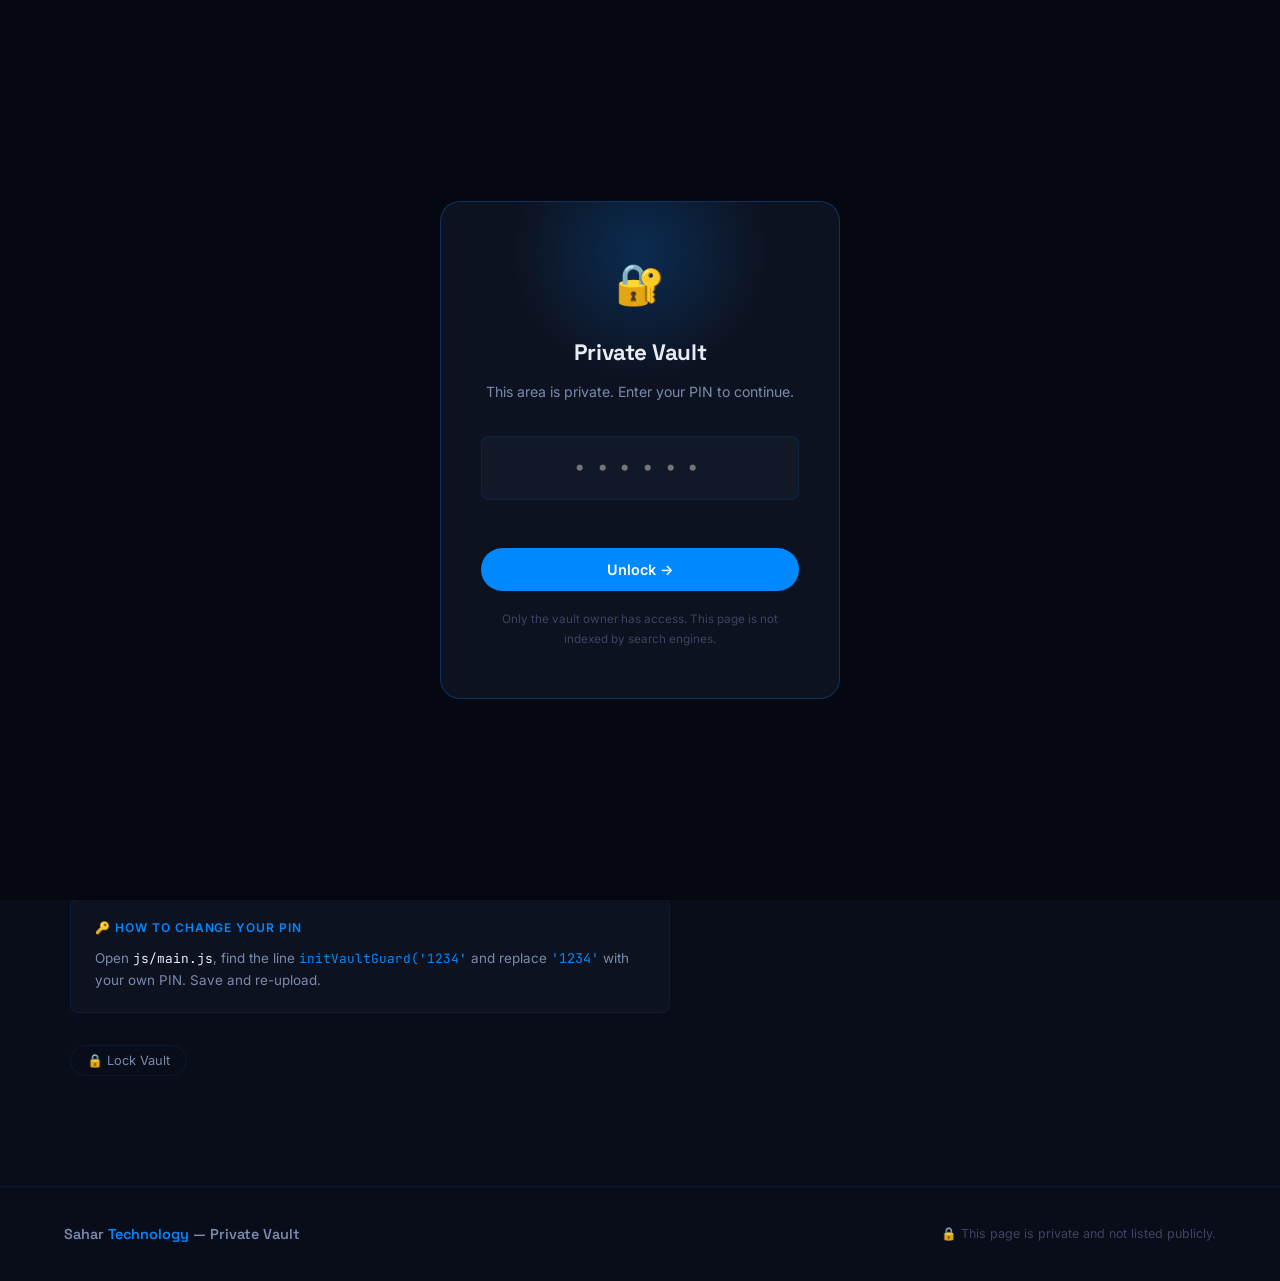
<file: pages/vault.html>
<!DOCTYPE html>
<html lang="en">
<head>
  <meta charset="UTF-8"/>
  <meta name="viewport" content="width=device-width, initial-scale=1.0"/>
  <!-- NO index for search engines -->
  <meta name="robots" content="noindex, nofollow"/>
  <title>Private Vault — Sahar Technology</title>
  <link rel="stylesheet" href="../CSS/style.css"/>
  <style>
    /* ── PIN OVERLAY ── */
    #vaultOverlay {
      position: fixed; inset: 0; z-index: 9999;
      background: var(--bg);
      display: flex; align-items: center; justify-content: center;
    }
    .pin-box {
      background: var(--bg3);
      border: 1px solid var(--border-hover);
      border-radius: 20px; padding: 3rem 2.5rem;
      width: 100%; max-width: 400px;
      text-align: center;
      position: relative; overflow: hidden;
    }
    .pin-box::before {
      content: '';
      position: absolute; top: -80px; left: 50%; transform: translateX(-50%);
      width: 260px; height: 260px; border-radius: 50%;
      background: radial-gradient(circle, var(--blue-glow), transparent 70%);
      pointer-events: none;
    }
    .lock-icon {
      font-size: 2.5rem; margin-bottom: 1rem;
      position: relative; z-index: 1;
    }
    .pin-title {
      font-family: var(--font-display);
      font-size: 1.4rem; font-weight: 700;
      letter-spacing: -0.02em; margin-bottom: 0.5rem;
      position: relative; z-index: 1;
    }
    .pin-sub {
      color: var(--text-muted); font-size: 0.88rem;
      margin-bottom: 2rem; position: relative; z-index: 1;
    }
    #pinInput {
      width: 100%; background: var(--bg4);
      border: 1px solid var(--border);
      border-radius: var(--radius-sm);
      color: var(--text); font-family: var(--font-mono);
      font-size: 1.6rem; letter-spacing: 0.3em;
      padding: 14px; text-align: center;
      outline: none; transition: border-color 0.2s, box-shadow 0.2s;
      margin-bottom: 1rem; position: relative; z-index: 1;
    }
    #pinInput:focus {
      border-color: var(--blue);
      box-shadow: 0 0 0 3px var(--blue-glow);
    }
    #pinError {
      color: #f87171; font-size: 0.82rem;
      min-height: 1.2rem; margin-bottom: 0.8rem;
      position: relative; z-index: 1;
    }
    .pin-submit {
      width: 100%; background: var(--blue); color: #fff;
      border: none; cursor: pointer; padding: 13px;
      border-radius: var(--radius-pill); font-weight: 600;
      font-size: 0.9rem; font-family: var(--font-body);
      transition: opacity 0.2s; position: relative; z-index: 1;
    }
    .pin-submit:hover { opacity: 0.85; }
    .pin-hint {
      font-size: 0.73rem; color: var(--text-dim);
      margin-top: 1.2rem; position: relative; z-index: 1;
    }

    /* ── VAULT CONTENT ── */
    #vaultContent { min-height: 100vh; }
    #vault-hero {
      padding: 140px 5vw 70px;
      position: relative; overflow: hidden;
    }
    .vault-hero-inner { position: relative; z-index: 1; max-width: 640px; }
    .vault-hero-inner h1 {
      font-family: var(--font-display);
      font-size: clamp(2rem, 4.5vw, 3rem);
      font-weight: 700; letter-spacing: -0.03em;
      margin-bottom: 0.8rem;
    }
    .vault-hero-inner h1 span { color: var(--blue-bright); }
    .vault-hero-inner p { color: var(--text-muted); max-width: 480px; }

    /* ── UPLOAD ZONE ── */
    #vault-main { background: var(--bg2); }
    .upload-zone {
      border: 2px dashed var(--border-hover);
      border-radius: var(--radius);
      padding: 2.5rem; text-align: center;
      cursor: pointer; transition: border-color 0.2s, background 0.2s;
      margin-bottom: 2.5rem; max-width: 640px;
    }
    .upload-zone:hover { border-color: var(--blue); background: var(--blue-dim); }
    .upload-icon { font-size: 2.2rem; margin-bottom: 0.8rem; }
    .upload-title {
      font-family: var(--font-display);
      font-size: 1rem; font-weight: 600; margin-bottom: 0.4rem;
    }
    .upload-sub { color: var(--text-muted); font-size: 0.85rem; margin-bottom: 1rem; }
    .upload-btn-label {
      display: inline-block;
      background: var(--blue); color: #fff;
      padding: 9px 22px; border-radius: var(--radius-pill);
      font-size: 0.82rem; font-weight: 600; cursor: pointer;
      transition: opacity 0.2s;
    }
    .upload-btn-label:hover { opacity: 0.85; }

    /* ── CERT GALLERY ── */
    #certEmpty {
      text-align: center; color: var(--text-dim);
      font-size: 0.9rem; padding: 3rem; display: none;
    }
    #certGallery {
      display: grid;
      grid-template-columns: repeat(auto-fill, minmax(240px, 1fr));
      gap: 1.2rem;
    }
    .cert-card {
      background: var(--card);
      border: 1px solid var(--border);
      border-radius: var(--radius);
      overflow: hidden;
      transition: border-color 0.2s, transform 0.2s;
    }
    .cert-card:hover { border-color: var(--border-hover); transform: translateY(-3px); }
    .cert-preview {
      width: 100%; aspect-ratio: 4/3;
      background: var(--bg4);
      overflow: hidden; display: flex;
      align-items: center; justify-content: center;
    }
    .cert-preview img {
      width: 100%; height: 100%;
      object-fit: cover;
    }
    .cert-preview.pdf-icon { font-size: 3rem; }
    .cert-info { padding: 1rem; }
    .cert-name {
      font-size: 0.85rem; font-weight: 500;
      white-space: nowrap; overflow: hidden;
      text-overflow: ellipsis; margin-bottom: 3px;
    }
    .cert-date { font-size: 0.75rem; color: var(--text-muted); margin-bottom: 0.7rem; }
    .cert-delete {
      background: none; border: 1px solid rgba(248,113,113,0.25);
      color: #f87171; font-size: 0.73rem;
      padding: 4px 10px; border-radius: 5px;
      cursor: pointer; transition: background 0.2s;
      font-family: var(--font-body);
    }
    .cert-delete:hover { background: rgba(248,113,113,0.1); }

    /* ── LOGOUT ── */
    .vault-logout {
      display: inline-flex; align-items: center; gap: 6px;
      color: var(--text-muted); font-size: 0.8rem;
      background: none; border: 1px solid var(--border);
      padding: 7px 16px; border-radius: var(--radius-pill);
      cursor: pointer; font-family: var(--font-body);
      margin-top: 2rem; transition: all 0.2s;
    }
    .vault-logout:hover { border-color: #f87171; color: #f87171; }
  </style>
</head>
<body>

  <!-- PIN GUARD OVERLAY -->
  <div id="vaultOverlay">
    <div class="pin-box">
      <div class="lock-icon">🔐</div>
      <div class="pin-title">Private Vault</div>
      <p class="pin-sub">This area is private. Enter your PIN to continue.</p>
      <form id="pinForm">
        <input type="password" id="pinInput" maxlength="6" inputmode="numeric"
               placeholder="••••••" autocomplete="off" required/>
        <div id="pinError"></div>
        <button type="submit" class="pin-submit">Unlock →</button>
      </form>
      <p class="pin-hint">Only the vault owner has access. This page is not indexed by search engines.</p>
    </div>
  </div>

  <!-- VAULT CONTENT (shown after PIN unlock) -->
  <div id="vaultContent">

    <nav>
      <a href="../index.html" class="nav-brand">
        <div class="nav-brand-icon">ST</div>
        <span class="nav-brand-name">Sahar <span>Technology</span></span>
      </a>
      <ul class="nav-links">
        <li><a href="../index.html">Home</a></li>
        <li><a href="about.html">About</a></li>
        <li><a href="projects.html">Projects</a></li>
        <li><a href="contact.html">Contact</a></li>
        <li><a href="vault.html" class="active">🔒 Vault</a></li>
      </ul>
      <button class="nav-mobile-toggle" aria-label="Toggle menu">☰</button>
    </nav>

    <!-- HERO -->
    <section id="vault-hero">
      <div class="grid-bg"></div>
      <div class="glow-orb glow-blue" style="top:15%;right:10%;"></div>
      <div class="vault-hero-inner">
        <span class="section-eyebrow">🔒 Private</span>
        <h1>Certificate <span>Vault</span></h1>
        <p>Your private space to upload, store, and manage your certificates and credentials. Only you can see this — it's PIN-protected and not indexed by Google.</p>
      </div>
    </section>

    <!-- MAIN VAULT -->
    <section id="vault-main">
      <div class="max-w">

        <!-- UPLOAD ZONE -->
        <div class="upload-zone" onclick="document.getElementById('certUpload').click()">
          <div class="upload-icon">📄</div>
          <div class="upload-title">Upload Certificate or Document</div>
          <p class="upload-sub">Click to upload images (JPG, PNG) or PDF certificates. Stored locally on this browser.</p>
          <span class="upload-btn-label">Choose Files</span>
          <input type="file" id="certUpload" multiple accept="image/*,.pdf" style="display:none"/>
        </div>

        <!-- GALLERY -->
        <p id="certEmpty">No certificates uploaded yet. Click the area above to add your first one.</p>
        <div id="certGallery"></div>

        <!-- CHANGE PIN TIP -->
        <div style="margin-top:3rem;padding:1.2rem 1.5rem;background:var(--bg3);border:1px solid var(--border);border-radius:var(--radius-sm);max-width:600px;">
          <div style="font-size:0.75rem;font-weight:600;text-transform:uppercase;letter-spacing:0.08em;color:var(--blue);margin-bottom:0.5rem;">
            🔑 How to change your PIN
          </div>
          <p style="font-size:0.84rem;color:var(--text-muted);margin:0;">
            Open <code style="font-family:var(--font-mono);font-size:0.8rem;color:var(--text);">js/main.js</code>, find the line
            <code style="font-family:var(--font-mono);font-size:0.8rem;color:var(--blue);">initVaultGuard('1234'</code> and replace
            <code style="font-family:var(--font-mono);color:var(--blue);">'1234'</code> with your own PIN. Save and re-upload.
          </p>
        </div>

        <!-- LOGOUT -->
        <button class="vault-logout" onclick="lockVault()">🔒 Lock Vault</button>
      </div>
    </section>

    <footer>
      <div class="footer-inner">
        <div class="footer-brand">Sahar <span>Technology</span> — Private Vault</div>
        <div class="footer-copy">🔒 This page is private and not listed publicly.</div>
      </div>
    </footer>

  </div><!-- end vaultContent -->

  <script src="../js/main.js"></script>
  <script>
    document.addEventListener('DOMContentLoaded', () => {
      // ← CHANGE '1234' to your own secret PIN below:
      initVaultGuard('1234', () => {
        initCertVault();
      });
    });

    function lockVault() {
      sessionStorage.removeItem('vault_unlocked');
      location.reload();
    }
  </script>
</body>
</html>
</file>
<file: CSS/style.css>
/* ============================================================
   SAHAR TECHNOLOGY — Global Design System
   Author: Sajjad Sahar
   ============================================================ */

@import url('https://fonts.googleapis.com/css2?family=Inter:wght@300;400;500;600&family=Space+Grotesk:wght@400;500;600;700&family=JetBrains+Mono:wght@400;500&display=swap');

/* ── VARIABLES ── */
:root {
  --bg:            #050810;
  --bg2:           #090d1a;
  --bg3:           #0d1220;
  --bg4:           #111828;
  --border:        rgba(0, 136, 255, 0.10);
  --border-hover:  rgba(0, 136, 255, 0.28);
  --border-subtle: rgba(255,255,255,0.05);

  --blue:          #0088ff;
  --blue-bright:   #38aaff;
  --blue-dim:      rgba(0, 136, 255, 0.15);
  --blue-glow:     rgba(0, 136, 255, 0.22);
  --cyan:          #00d4ff;
  --cyan-dim:      rgba(0, 212, 255, 0.12);

  --text:          #e8edf5;
  --text-muted:    #7a8aab;
  --text-dim:      #3a4560;

  --card:          rgba(255,255,255,0.028);
  --card-hover:    rgba(0,136,255,0.04);
  --radius:        14px;
  --radius-sm:     8px;
  --radius-pill:   100px;

  --font-display:  'Space Grotesk', sans-serif;
  --font-body:     'Inter', sans-serif;
  --font-mono:     'JetBrains Mono', monospace;
}

/* ── RESET ── */
*, *::before, *::after { box-sizing: border-box; margin: 0; padding: 0; }
html { scroll-behavior: smooth; }
body {
  background: var(--bg);
  color: var(--text);
  font-family: var(--font-body);
  font-size: 16px;
  line-height: 1.7;
  -webkit-font-smoothing: antialiased;
  overflow-x: hidden;
}
img { max-width: 100%; display: block; }
a { color: inherit; }

/* ── NAV ── */
nav {
  position: fixed; top: 0; left: 0; right: 0; z-index: 200;
  display: flex; align-items: center; justify-content: space-between;
  padding: 0 5vw; height: 66px;
  background: rgba(5,8,16,0.88);
  backdrop-filter: blur(20px);
  border-bottom: 1px solid var(--border);
}
.nav-brand {
  display: flex; align-items: center; gap: 10px;
  text-decoration: none;
}
.nav-brand-icon {
  width: 34px; height: 34px;
  background: var(--blue);
  border-radius: 8px;
  display: flex; align-items: center; justify-content: center;
  font-family: var(--font-display);
  font-weight: 700; font-size: 0.85rem;
  color: #fff; letter-spacing: -0.03em;
}
.nav-brand-name {
  font-family: var(--font-display);
  font-weight: 600; font-size: 1rem;
  color: var(--text); letter-spacing: -0.01em;
}
.nav-brand-name span { color: var(--blue); }
.nav-links { display: flex; gap: 2rem; list-style: none; align-items: center; }
.nav-links a {
  color: var(--text-muted); text-decoration: none;
  font-size: 0.865rem; font-weight: 500;
  letter-spacing: 0.01em; transition: color 0.2s;
}
.nav-links a:hover, .nav-links a.active { color: var(--text); }
.nav-links a.active { color: var(--blue-bright); }
.nav-hire {
  background: var(--blue); color: #fff;
  text-decoration: none; font-size: 0.8rem;
  font-weight: 600; padding: 8px 20px;
  border-radius: var(--radius-pill);
  transition: opacity 0.2s, transform 0.2s;
  letter-spacing: 0.02em;
}
.nav-hire:hover { opacity: 0.85; transform: translateY(-1px); }
.nav-mobile-toggle {
  display: none; background: none; border: none;
  color: var(--text); font-size: 1.4rem; cursor: pointer; padding: 4px;
}

/* ── SECTION BASE ── */
section { padding: 110px 5vw; }
.section-eyebrow {
  display: inline-flex; align-items: center; gap: 10px;
  color: var(--blue-bright); font-size: 0.75rem;
  font-weight: 600; letter-spacing: 0.12em;
  text-transform: uppercase; margin-bottom: 1rem;
}
.section-eyebrow::before {
  content: ''; display: block;
  width: 26px; height: 1.5px;
  background: var(--blue-bright);
}
.section-title {
  font-family: var(--font-display);
  font-size: clamp(1.9rem, 4vw, 2.7rem);
  font-weight: 700; letter-spacing: -0.028em;
  line-height: 1.12; margin-bottom: 1rem;
}
.section-sub {
  color: var(--text-muted); max-width: 540px;
  margin-bottom: 3.5rem; font-size: 1rem; line-height: 1.75;
}

/* ── BUTTONS ── */
.btn {
  display: inline-flex; align-items: center; gap: 8px;
  padding: 12px 28px; border-radius: var(--radius-pill);
  font-size: 0.88rem; font-weight: 600;
  text-decoration: none; transition: all 0.2s;
  cursor: pointer; border: none; font-family: var(--font-body);
  letter-spacing: 0.015em;
}
.btn-primary { background: var(--blue); color: #fff; }
.btn-primary:hover { opacity: 0.87; transform: translateY(-2px); }
.btn-outline {
  background: transparent;
  border: 1px solid var(--border-hover);
  color: var(--text);
}
.btn-outline:hover { background: var(--blue-dim); border-color: var(--blue); }

/* ── CARDS ── */
.card {
  background: var(--card);
  border: 1px solid var(--border);
  border-radius: var(--radius);
  padding: 1.8rem;
  transition: border-color 0.25s, background 0.25s, transform 0.25s;
}
.card:hover {
  border-color: var(--border-hover);
  background: var(--card-hover);
  transform: translateY(-3px);
}

/* ── TECH TAG ── */
.tech-tag {
  background: var(--blue-dim);
  border: 1px solid rgba(0,136,255,0.2);
  color: var(--blue-bright);
  font-size: 0.74rem; padding: 4px 11px;
  border-radius: 5px; font-weight: 500;
  font-family: var(--font-mono);
}

/* ── GRID BG ── */
.grid-bg {
  position: absolute; inset: 0; pointer-events: none;
  background-image:
    linear-gradient(rgba(0,136,255,0.04) 1px, transparent 1px),
    linear-gradient(90deg, rgba(0,136,255,0.04) 1px, transparent 1px);
  background-size: 56px 56px;
  mask-image: radial-gradient(ellipse 75% 65% at 50% 50%, black 30%, transparent 100%);
}

/* ── GLOW ORBS ── */
.glow-orb {
  position: absolute; border-radius: 50%;
  pointer-events: none; filter: blur(80px);
}
.glow-blue {
  background: rgba(0,136,255,0.14);
  width: 500px; height: 500px;
}
.glow-cyan {
  background: rgba(0,212,255,0.08);
  width: 350px; height: 350px;
}

/* ── FOOTER ── */
footer {
  background: var(--bg2);
  border-top: 1px solid var(--border);
  padding: 2.2rem 5vw;
}
.footer-inner {
  display: flex; align-items: center;
  justify-content: space-between; flex-wrap: wrap; gap: 1rem;
}
.footer-brand {
  font-family: var(--font-display);
  font-size: 0.9rem; font-weight: 600; color: var(--text-muted);
}
.footer-brand span { color: var(--blue); }
.footer-links { display: flex; gap: 1.8rem; }
.footer-links a {
  font-size: 0.8rem; color: var(--text-dim);
  text-decoration: none; transition: color 0.2s;
}
.footer-links a:hover { color: var(--text-muted); }
.footer-copy { font-size: 0.78rem; color: var(--text-dim); }

/* ── UTILITY ── */
.max-w { max-width: 1140px; margin-left: auto; margin-right: auto; }
.two-col { display: grid; grid-template-columns: 1fr 1fr; gap: 3.5rem; align-items: start; }
.three-col { display: grid; grid-template-columns: repeat(3, 1fr); gap: 1.5rem; }
.mono { font-family: var(--font-mono); }

/* ── MOBILE MENU ── */
@media (max-width: 840px) {
  .nav-links { display: none; }
  .nav-mobile-toggle { display: block; }
  .nav-links.open {
    display: flex; flex-direction: column;
    position: fixed; top: 66px; left: 0; right: 0;
    background: var(--bg2); border-bottom: 1px solid var(--border);
    padding: 1.5rem 5vw 2rem; gap: 1.2rem; z-index: 199;
  }
  .two-col { grid-template-columns: 1fr; gap: 2.5rem; }
  .three-col { grid-template-columns: 1fr; }
  section { padding: 80px 1.4rem; }
  .nav-hire { display: none; }
}

@media (prefers-reduced-motion: reduce) {
  * { animation: none !important; transition: none !important; }
}
</file>
